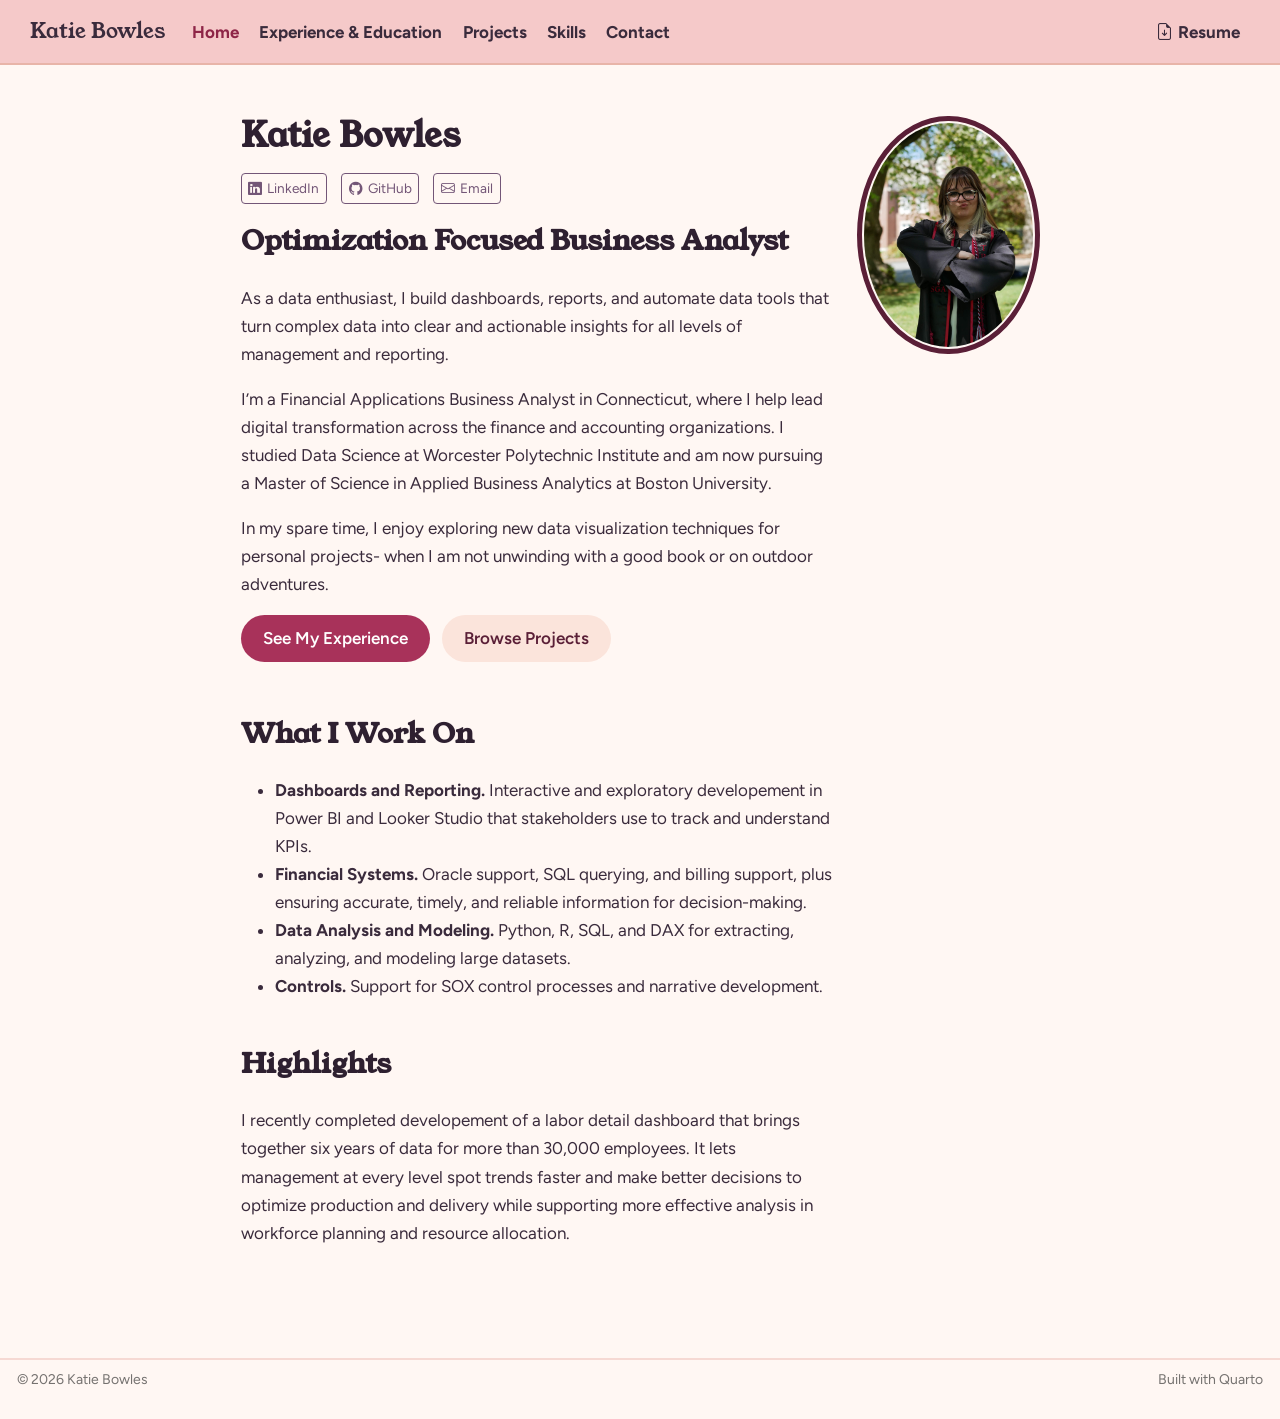
<file: index.html>
<!DOCTYPE html>
<html xmlns="http://www.w3.org/1999/xhtml" lang="en" xml:lang="en"><head>

<meta charset="utf-8">
<meta name="generator" content="quarto-1.10.19">

<meta name="viewport" content="width=device-width, initial-scale=1.0, user-scalable=yes">


<title>Katie Bowles</title>
<style>
/* Default styles provided by pandoc.
** See https://pandoc.org/MANUAL.html#variables-for-html for config info.
*/
span.smallcaps{font-variant: small-caps;}
div.columns{display: flex; gap: 1.5em;}
div.column{flex: auto;}
@media screen {
div.columns{gap: min(4vw, 1.5em);}
div.column{overflow-x: auto;}
}
div.hanging-indent{margin-left: 1.5em; text-indent: -1.5em;}
ul.task-list{list-style: none;}
ul.task-list li input[type="checkbox"] {
  width: 0.8em;
  margin: 0 0.8em 0.2em -1em; /* quarto-specific, see https://github.com/quarto-dev/quarto-cli/issues/4556 */ 
  vertical-align: middle;
}
</style>


<script src="site_libs/quarto-nav/quarto-nav.js"></script>
<script src="site_libs/quarto-nav/headroom.min.js"></script>
<script src="site_libs/clipboard/clipboard.min.js"></script>
<script src="site_libs/quarto-search/autocomplete.umd.js"></script>
<script src="site_libs/quarto-search/fuse.min.js"></script>
<script src="site_libs/quarto-search/quarto-search.js"></script>
<meta name="quarto:offset" content="./">
<link href="./images/favicon.svg" rel="icon" type="image/svg+xml">
<script src="site_libs/quarto-html/quarto.js" type="module"></script>
<script src="site_libs/quarto-html/tabsets/tabsets.js" type="module"></script>
<script src="site_libs/quarto-html/popper.min.js"></script>
<script src="site_libs/quarto-html/tippy.umd.min.js"></script>
<link href="site_libs/quarto-html/tippy.css" rel="stylesheet">
<link href="site_libs/quarto-html/quarto-syntax-highlighting-bf27225e3a48a9273f3daa8f8e829971.css" rel="stylesheet" id="quarto-text-highlighting-styles">
<script src="site_libs/bootstrap/bootstrap.min.js"></script>
<link href="site_libs/bootstrap/bootstrap-icons.css" rel="stylesheet">
<link href="site_libs/bootstrap/bootstrap-8752fcba39781d4973de8a0189c66a85.min.css" rel="stylesheet" append-hash="true" id="quarto-bootstrap" data-mode="light">
<script id="quarto-search-options" type="application/json">{
  "location": "navbar",
  "copy-button": false,
  "collapse-after": 3,
  "panel-placement": "end",
  "type": "overlay",
  "limit": 50,
  "keyboard-shortcut": [
    "f",
    "/",
    "s"
  ],
  "show-item-context": false,
  "language": {
    "search-no-results-text": "No results",
    "search-matching-documents-text": "matching documents",
    "search-copy-link-title": "Copy link to search",
    "search-hide-matches-text": "Hide additional matches",
    "search-more-match-text": "more match in this document",
    "search-more-matches-text": "more matches in this document",
    "search-clear-button-title": "Clear",
    "search-text-placeholder": "",
    "search-detached-cancel-button-title": "Cancel",
    "search-submit-button-title": "Submit",
    "search-label": "Search"
  }
}</script>
<style>html{ scroll-behavior: smooth; }</style>


<meta property="og:title" content="Katie Bowles">
<meta property="og:description" content="Portfolio of Katie Bowles: financial applications business analyst, data scientist, and Applied Business Analytics graduate student.">
<meta property="og:image" content="https://YOUR-GITHUB-USERNAME.github.io/YOUR-REPO/portfolio_pic.jpg">
<meta property="og:site_name" content="Katie Bowles">
<meta name="twitter:title" content="Katie Bowles">
<meta name="twitter:description" content="Portfolio of Katie Bowles: financial applications business analyst, data scientist, and Applied Business Analytics graduate student.">
<meta name="twitter:image" content="https://YOUR-GITHUB-USERNAME.github.io/YOUR-REPO/portfolio_pic.jpg">
<meta name="twitter:card" content="summary_large_image">
</head>

<body class="nav-fixed fullcontent quarto-light">

<div id="quarto-search-results"></div>
  <header id="quarto-header" class="headroom fixed-top">
    <nav class="navbar navbar-expand-lg " data-bs-theme="dark">
      <div class="navbar-container container-fluid">
      <div class="navbar-brand-container mx-auto">
    <a class="navbar-brand" href="./index.html">
    <span class="navbar-title">Katie Bowles</span>
    </a>
  </div>
          <button class="navbar-toggler" type="button" data-bs-toggle="collapse" data-bs-target="#navbarCollapse" aria-controls="navbarCollapse" role="menu" aria-expanded="false" aria-label="Toggle navigation" onclick="if (window.quartoToggleHeadroom) { window.quartoToggleHeadroom(); }">
  <span class="navbar-toggler-icon"></span>
</button>
          <div class="collapse navbar-collapse" id="navbarCollapse">
            <ul class="navbar-nav navbar-nav-scroll me-auto">
  <li class="nav-item">
    <a class="nav-link active" href="./index.html" aria-current="page"> 
<span class="menu-text">Home</span></a>
  </li>  
  <li class="nav-item">
    <a class="nav-link" href="./experience.html"> 
<span class="menu-text">Experience &amp; Education</span></a>
  </li>  
  <li class="nav-item">
    <a class="nav-link" href="./projects/index.html"> 
<span class="menu-text">Projects</span></a>
  </li>  
  <li class="nav-item">
    <a class="nav-link" href="./skills.html"> 
<span class="menu-text">Skills</span></a>
  </li>  
  <li class="nav-item">
    <a class="nav-link" href="./contact.html"> 
<span class="menu-text">Contact</span></a>
  </li>  
</ul>
            <ul class="navbar-nav navbar-nav-scroll ms-auto">
  <li class="nav-item">
    <a class="nav-link" href="./assets/Katie_Bowles_Resume.pdf"> <i class="bi bi-file-earmark-arrow-down" role="img">
</i> 
<span class="menu-text">Resume</span></a>
  </li>  
</ul>
          </div> <!-- /navcollapse -->
            <div class="quarto-navbar-tools">
</div>
      </div> <!-- /container-fluid -->
    </nav>
</header>
<!-- content -->
<div id="quarto-content" class="quarto-container page-columns page-rows-contents page-layout-article page-navbar">
<!-- sidebar -->
<!-- margin-sidebar -->
    
<!-- main -->
<div class="quarto-about-solana column-body">
  <div class="about-entity">
    <div class="entity-contents">
      <header id="title-block-header" class="quarto-title-block default">
<div class="quarto-title">
<h1 class="title">Katie Bowles</h1>
</div>
<div class="quarto-title-meta">
  </div>
</header> <div class="about-links">
  <a href="https://www.linkedin.com/in/YOUR-HANDLE" class="about-link" rel="" target="">
    <i class="bi bi-linkedin"></i>
     <span class="about-link-text">LinkedIn</span>
  </a>
  <a href="https://github.com/YOUR-USERNAME" class="about-link" rel="" target="">
    <i class="bi bi-github"></i>
     <span class="about-link-text">GitHub</span>
  </a>
  <a href="mailto:kmbowles0@outlook.com" class="about-link" rel="" target="">
    <i class="bi bi-envelope"></i>
     <span class="about-link-text">Email</span>
  </a>
</div>
      <div class="about-contents"><main class="content" id="quarto-document-content">
<section id="optimization-focused-business-analyst" class="level2">
<h2 data-anchor-id="optimization-focused-business-analyst">Optimization Focused Business Analyst</h2>
<p>As a data enthusiast, I build dashboards, reports, and automate data tools that turn complex data into clear and actionable insights for all levels of management and reporting.</p>
<p>I’m a Financial Applications Business Analyst in Connecticut, where I help lead digital transformation across the finance and accounting organizations. I studied Data Science at Worcester Polytechnic Institute and am now pursuing a Master of Science in Applied Business Analytics at Boston University.</p>
<p>In my spare time, I enjoy exploring new data visualization techniques for personal projects- when I am not unwinding with a good book or on outdoor adventures.</p>
<p><a href="./experience.html" class="btn-rose">See My Experience</a> <a href="./projects/index.html" class="btn-soft">Browse Projects</a></p>
</section>
<section id="what-i-work-on" class="level2">
<h2 data-anchor-id="what-i-work-on">What I Work On</h2>
<ul>
<li><strong>Dashboards and Reporting.</strong> Interactive and exploratory developement in Power BI and Looker Studio that stakeholders use to track and understand KPIs.</li>
<li><strong>Financial Systems.</strong> Oracle support, SQL querying, and billing support, plus ensuring accurate, timely, and reliable information for decision-making.</li>
<li><strong>Data Analysis and Modeling.</strong> Python, R, SQL, and DAX for extracting, analyzing, and modeling large datasets.</li>
<li><strong>Controls.</strong> Support for SOX control processes and narrative development.</li>
</ul>
</section>
<section id="highlights" class="level2">
<h2 data-anchor-id="highlights">Highlights</h2>
<p>I recently completed developement of a labor detail dashboard that brings together six years of data for more than 30,000 employees. It lets management at every level spot trends faster and make better decisions to optimize production and delivery while supporting more effective analysis in workforce planning and resource allocation.</p>
<!-- TODO: add a 1-2 more sentences of personal notes. -->


</section>
</main></div>
    </div>
    <img src="portfolio_pic.jpg" class="about-image
  round " style="height: 14em; width: 14em;">
  </div>
</div>
 <!-- /main -->
<script id="quarto-html-after-body" type="application/javascript">
  window.document.addEventListener("DOMContentLoaded", function (event) {
    const isCodeAnnotation = (el) => {
      for (const clz of el.classList) {
        if (clz.startsWith('code-annotation-')) {                     
          return true;
        }
      }
      return false;
    }
    const onCopySuccess = function(e) {
      // button target
      const button = e.trigger;
      // don't keep focus
      button.blur();
      // flash "checked"
      button.classList.add('code-copy-button-checked');
      var currentTitle = button.getAttribute("title");
      button.setAttribute("title", "Copied!");
      let tooltip;
      if (window.bootstrap) {
        button.setAttribute("data-bs-toggle", "tooltip");
        button.setAttribute("data-bs-placement", "left");
        button.setAttribute("data-bs-title", "Copied!");
        tooltip = new bootstrap.Tooltip(button, 
          { trigger: "manual", 
            customClass: "code-copy-button-tooltip",
            offset: [0, -8]});
        tooltip.show();    
      }
      setTimeout(function() {
        if (tooltip) {
          tooltip.hide();
          button.removeAttribute("data-bs-title");
          button.removeAttribute("data-bs-toggle");
          button.removeAttribute("data-bs-placement");
        }
        button.setAttribute("title", currentTitle);
        button.classList.remove('code-copy-button-checked');
      }, 1000);
      // clear code selection
      e.clearSelection();
    }
    const getTextToCopy = function(trigger) {
      const outerScaffold = trigger.parentElement.cloneNode(true);
      const codeEl = outerScaffold.querySelector('code');
      for (const childEl of codeEl.children) {
        if (isCodeAnnotation(childEl)) {
          childEl.remove();
        }
      }
      return codeEl.innerText;
    }
    const clipboard = new window.ClipboardJS('.code-copy-button:not([data-in-quarto-modal])', {
      text: getTextToCopy
    });
    clipboard.on('success', onCopySuccess);
    if (window.document.getElementById('quarto-embedded-source-code-modal')) {
      const clipboardModal = new window.ClipboardJS('.code-copy-button[data-in-quarto-modal]', {
        text: getTextToCopy,
        container: window.document.getElementById('quarto-embedded-source-code-modal')
      });
      clipboardModal.on('success', onCopySuccess);
    }
      var localhostRegex = new RegExp(/^(?:http|https):\/\/localhost\:?[0-9]*\//);
      var mailtoRegex = new RegExp(/^mailto:/);
        var filterRegex = new RegExp("https:\/\/YOUR-GITHUB-USERNAME\.github\.io\/YOUR-REPO");
      var isInternal = (href) => {
          return filterRegex.test(href) || localhostRegex.test(href) || mailtoRegex.test(href);
      }
      // Inspect non-navigation links and adorn them if external
     var links = window.document.querySelectorAll('a[href]:not(.nav-link):not(.navbar-brand):not(.toc-action):not(.sidebar-link):not(.sidebar-item-toggle):not(.pagination-link):not(.no-external):not([aria-hidden]):not(.dropdown-item):not(.quarto-navigation-tool):not(.about-link)');
      for (var i=0; i<links.length; i++) {
        const link = links[i];
        if (!isInternal(link.href)) {
          // undo the damage that might have been done by quarto-nav.js in the case of
          // links that we want to consider external
          if (link.dataset.originalHref !== undefined) {
            link.href = link.dataset.originalHref;
          }
            // target, if specified
            link.setAttribute("target", "_blank");
            if (link.getAttribute("rel") === null) {
              link.setAttribute("rel", "noopener");
            }
        }
      }
    function tippyHover(el, contentFn, onTriggerFn, onUntriggerFn) {
      const config = {
        allowHTML: true,
        maxWidth: 500,
        delay: 100,
        arrow: false,
        appendTo: function(el) {
            return el.parentElement;
        },
        interactive: true,
        interactiveBorder: 10,
        theme: 'quarto',
        placement: 'bottom-start',
      };
      if (contentFn) {
        config.content = contentFn;
      }
      if (onTriggerFn) {
        config.onTrigger = onTriggerFn;
      }
      if (onUntriggerFn) {
        config.onUntrigger = onUntriggerFn;
      }
      window.tippy(el, config); 
    }
    const noterefs = window.document.querySelectorAll('a[role="doc-noteref"]');
    for (var i=0; i<noterefs.length; i++) {
      const ref = noterefs[i];
      tippyHover(ref, function() {
        // use id or data attribute instead here
        let href = ref.getAttribute('data-footnote-href') || ref.getAttribute('href');
        try { href = new URL(href).hash; } catch {}
        const id = href.replace(/^#\/?/, "");
        const note = window.document.getElementById(id);
        if (note) {
          return note.innerHTML;
        } else {
          return "";
        }
      });
    }
    const xrefs = window.document.querySelectorAll('a.quarto-xref');
    const processXRef = (id, note) => {
      // Strip column container classes
      const stripColumnClz = (el) => {
        el.classList.remove("page-full", "page-columns");
        if (el.children) {
          for (const child of el.children) {
            stripColumnClz(child);
          }
        }
      }
      stripColumnClz(note)
      if (id === null || id.startsWith('sec-')) {
        // Special case sections, only their first couple elements
        const container = document.createElement("div");
        if (note.children && note.children.length > 2) {
          container.appendChild(note.children[0].cloneNode(true));
          for (let i = 1; i < note.children.length; i++) {
            const child = note.children[i];
            if (child.tagName === "P" && child.innerText === "") {
              continue;
            } else {
              container.appendChild(child.cloneNode(true));
              break;
            }
          }
          if (window.Quarto?.typesetMath) {
            window.Quarto.typesetMath(container);
          }
          return container.innerHTML
        } else {
          if (window.Quarto?.typesetMath) {
            window.Quarto.typesetMath(note);
          }
          return note.innerHTML;
        }
      } else {
        // Remove any anchor links if they are present
        const anchorLink = note.querySelector('a.anchorjs-link');
        if (anchorLink) {
          anchorLink.remove();
        }
        if (window.Quarto?.typesetMath) {
          window.Quarto.typesetMath(note);
        }
        if (note.classList.contains("callout")) {
          return note.outerHTML;
        } else {
          return note.innerHTML;
        }
      }
    }
    for (var i=0; i<xrefs.length; i++) {
      const xref = xrefs[i];
      tippyHover(xref, undefined, function(instance) {
        instance.disable();
        let url = xref.getAttribute('href');
        let hash = undefined; 
        if (url.startsWith('#')) {
          hash = url;
        } else {
          try { hash = new URL(url).hash; } catch {}
        }
        if (hash) {
          const id = hash.replace(/^#\/?/, "");
          const note = window.document.getElementById(id);
          if (note !== null) {
            try {
              const html = processXRef(id, note.cloneNode(true));
              instance.setContent(html);
            } finally {
              instance.enable();
              instance.show();
            }
          } else {
            // See if we can fetch this
            fetch(url.split('#')[0])
            .then(res => res.text())
            .then(html => {
              const parser = new DOMParser();
              const htmlDoc = parser.parseFromString(html, "text/html");
              const note = htmlDoc.getElementById(id);
              if (note !== null) {
                const html = processXRef(id, note);
                instance.setContent(html);
              } 
            }).finally(() => {
              instance.enable();
              instance.show();
            });
          }
        } else {
          // See if we can fetch a full url (with no hash to target)
          // This is a special case and we should probably do some content thinning / targeting
          fetch(url)
          .then(res => res.text())
          .then(html => {
            const parser = new DOMParser();
            const htmlDoc = parser.parseFromString(html, "text/html");
            const note = htmlDoc.querySelector('main.content');
            if (note !== null) {
              // This should only happen for chapter cross references
              // (since there is no id in the URL)
              // remove the first header
              if (note.children.length > 0 && note.children[0].tagName === "HEADER") {
                note.children[0].remove();
              }
              const html = processXRef(null, note);
              instance.setContent(html);
            } 
          }).finally(() => {
            instance.enable();
            instance.show();
          });
        }
      }, function(instance) {
      });
    }
        let selectedAnnoteEl;
        const selectorForAnnotation = ( cell, annotation) => {
          let cellAttr = 'data-code-cell="' + cell + '"';
          let lineAttr = 'data-code-annotation="' +  annotation + '"';
          const selector = 'span[' + cellAttr + '][' + lineAttr + ']';
          return selector;
        }
        const selectCodeLines = (annoteEl) => {
          const doc = window.document;
          const targetCell = annoteEl.getAttribute("data-target-cell");
          const targetAnnotation = annoteEl.getAttribute("data-target-annotation");
          const annoteSpan = window.document.querySelector(selectorForAnnotation(targetCell, targetAnnotation));
          const lines = annoteSpan.getAttribute("data-code-lines").split(",");
          const lineIds = lines.map((line) => {
            return targetCell + "-" + line;
          })
          let top = null;
          let height = null;
          let parent = null;
          if (lineIds.length > 0) {
              //compute the position of the single el (top and bottom and make a div)
              const el = window.document.getElementById(lineIds[0]);
              top = el.offsetTop;
              height = el.offsetHeight;
              parent = el.parentElement.parentElement;
            if (lineIds.length > 1) {
              const lastEl = window.document.getElementById(lineIds[lineIds.length - 1]);
              const bottom = lastEl.offsetTop + lastEl.offsetHeight;
              height = bottom - top;
            }
            if (top !== null && height !== null && parent !== null) {
              // cook up a div (if necessary) and position it 
              let div = window.document.getElementById("code-annotation-line-highlight");
              if (div === null) {
                div = window.document.createElement("div");
                div.setAttribute("id", "code-annotation-line-highlight");
                div.style.position = 'absolute';
                parent.appendChild(div);
              }
              div.style.top = top - 2 + "px";
              div.style.height = height + 4 + "px";
              div.style.left = 0;
              let gutterDiv = window.document.getElementById("code-annotation-line-highlight-gutter");
              if (gutterDiv === null) {
                gutterDiv = window.document.createElement("div");
                gutterDiv.setAttribute("id", "code-annotation-line-highlight-gutter");
                gutterDiv.style.position = 'absolute';
                const codeCell = window.document.getElementById(targetCell);
                const gutter = codeCell.querySelector('.code-annotation-gutter');
                gutter.appendChild(gutterDiv);
              }
              gutterDiv.style.top = top - 2 + "px";
              gutterDiv.style.height = height + 4 + "px";
            }
            selectedAnnoteEl = annoteEl;
          }
        };
        const unselectCodeLines = () => {
          const elementsIds = ["code-annotation-line-highlight", "code-annotation-line-highlight-gutter"];
          elementsIds.forEach((elId) => {
            const div = window.document.getElementById(elId);
            if (div) {
              div.remove();
            }
          });
          selectedAnnoteEl = undefined;
        };
          // Handle positioning of the toggle
      window.addEventListener(
        "resize",
        throttle(() => {
          elRect = undefined;
          if (selectedAnnoteEl) {
            selectCodeLines(selectedAnnoteEl);
          }
        }, 10)
      );
      function throttle(fn, ms) {
      let throttle = false;
      let timer;
        return (...args) => {
          if(!throttle) { // first call gets through
              fn.apply(this, args);
              throttle = true;
          } else { // all the others get throttled
              if(timer) clearTimeout(timer); // cancel #2
              timer = setTimeout(() => {
                fn.apply(this, args);
                timer = throttle = false;
              }, ms);
          }
        };
      }
        // Attach click handler to the DT
        const annoteDls = window.document.querySelectorAll('dt[data-target-cell]');
        for (const annoteDlNode of annoteDls) {
          annoteDlNode.addEventListener('click', (event) => {
            const clickedEl = event.target;
            if (clickedEl !== selectedAnnoteEl) {
              unselectCodeLines();
              const activeEl = window.document.querySelector('dt[data-target-cell].code-annotation-active');
              if (activeEl) {
                activeEl.classList.remove('code-annotation-active');
              }
              selectCodeLines(clickedEl);
              clickedEl.classList.add('code-annotation-active');
            } else {
              // Unselect the line
              unselectCodeLines();
              clickedEl.classList.remove('code-annotation-active');
            }
          });
        }
    const findCites = (el) => {
      const parentEl = el.parentElement;
      if (parentEl) {
        const cites = parentEl.dataset.cites;
        if (cites) {
          return {
            el,
            cites: cites.split(' ')
          };
        } else {
          return findCites(el.parentElement)
        }
      } else {
        return undefined;
      }
    };
    var bibliorefs = window.document.querySelectorAll('a[role="doc-biblioref"]');
    for (var i=0; i<bibliorefs.length; i++) {
      const ref = bibliorefs[i];
      const citeInfo = findCites(ref);
      if (citeInfo) {
        tippyHover(citeInfo.el, function() {
          var popup = window.document.createElement('div');
          citeInfo.cites.forEach(function(cite) {
            var citeDiv = window.document.createElement('div');
            citeDiv.classList.add('hanging-indent');
            citeDiv.classList.add('csl-entry');
            var biblioDiv = window.document.getElementById('ref-' + cite);
            if (biblioDiv) {
              citeDiv.innerHTML = biblioDiv.innerHTML;
            }
            popup.appendChild(citeDiv);
          });
          return popup.innerHTML;
        });
      }
    }
  });
  </script>
</div> <!-- /content -->
<footer class="footer">
  <div class="nav-footer">
    <div class="nav-footer-left">
<p>© 2026 Katie Bowles</p>
</div>   
    <div class="nav-footer-center">
      &nbsp;
    </div>
    <div class="nav-footer-right">
<p>Built with Quarto</p>
</div>
  </div>
</footer>




<script src="site_libs/quarto-html/zenscroll-min.js"></script>
</body></html>
</file>
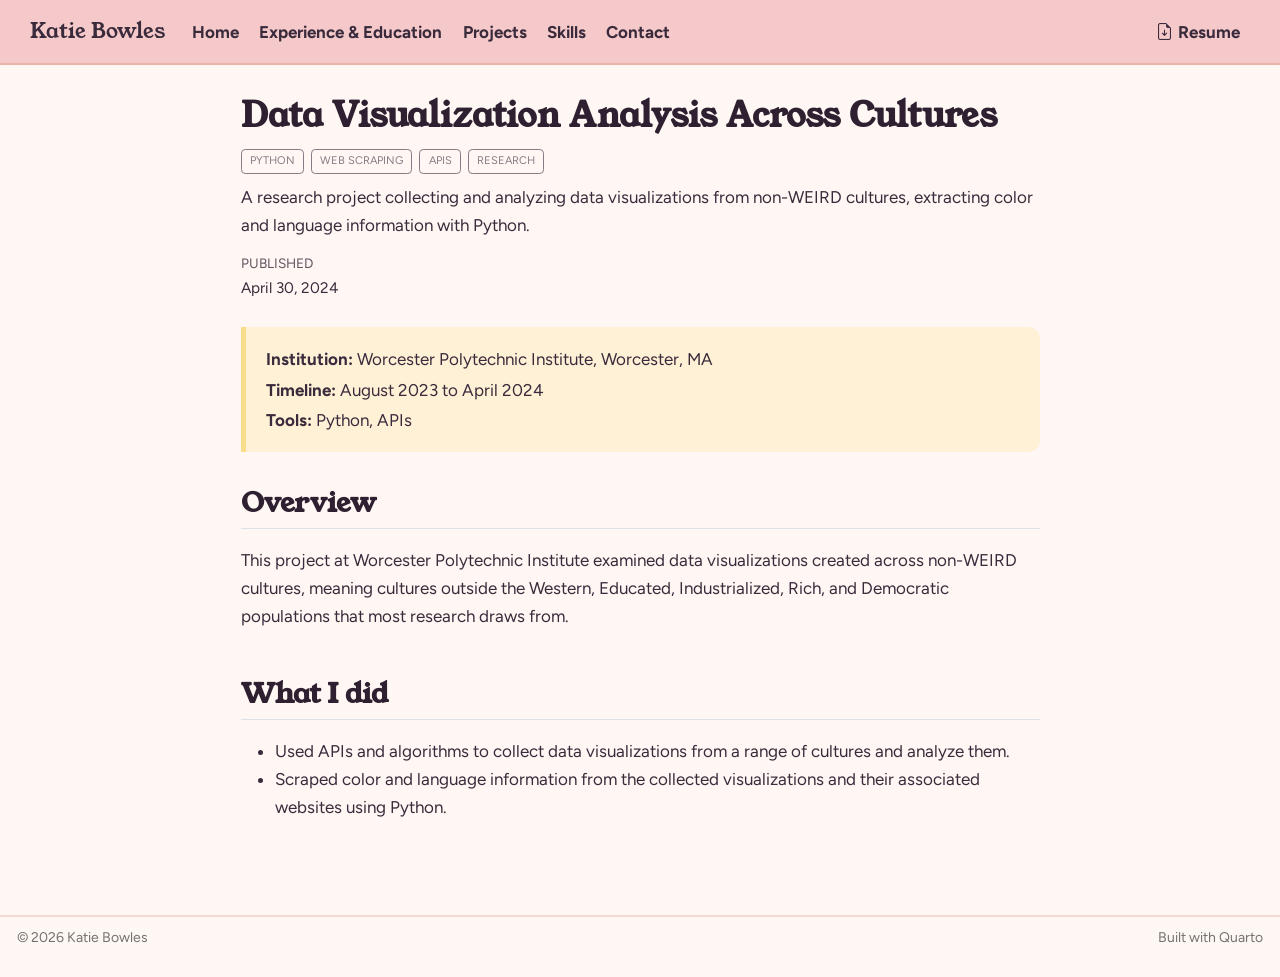
<file: projects/wpi-dataviz-cultures/index.html>
<!DOCTYPE html>
<html xmlns="http://www.w3.org/1999/xhtml" lang="en" xml:lang="en"><head>

<meta charset="utf-8">
<meta name="generator" content="quarto-1.10.19">

<meta name="viewport" content="width=device-width, initial-scale=1.0, user-scalable=yes">

<meta name="dcterms.date" content="2024-04-30">
<meta name="description" content="A research project collecting and analyzing data visualizations from non-WEIRD cultures, extracting color and language information with Python.">

<title>Data Visualization Analysis Across Cultures – Katie Bowles</title>
<style>
/* Default styles provided by pandoc.
** See https://pandoc.org/MANUAL.html#variables-for-html for config info.
*/
span.smallcaps{font-variant: small-caps;}
div.columns{display: flex; gap: 1.5em;}
div.column{flex: auto;}
@media screen {
div.columns{gap: min(4vw, 1.5em);}
div.column{overflow-x: auto;}
}
div.hanging-indent{margin-left: 1.5em; text-indent: -1.5em;}
ul.task-list{list-style: none;}
ul.task-list li input[type="checkbox"] {
  width: 0.8em;
  margin: 0 0.8em 0.2em -1em; /* quarto-specific, see https://github.com/quarto-dev/quarto-cli/issues/4556 */ 
  vertical-align: middle;
}
</style>


<script src="../../site_libs/quarto-nav/quarto-nav.js"></script>
<script src="../../site_libs/quarto-nav/headroom.min.js"></script>
<script src="../../site_libs/clipboard/clipboard.min.js"></script>
<script src="../../site_libs/quarto-search/autocomplete.umd.js"></script>
<script src="../../site_libs/quarto-search/fuse.min.js"></script>
<script src="../../site_libs/quarto-search/quarto-search.js"></script>
<meta name="quarto:offset" content="../../">
<link href="../../images/favicon.svg" rel="icon" type="image/svg+xml">
<script src="../../site_libs/quarto-html/quarto.js" type="module"></script>
<script src="../../site_libs/quarto-html/tabsets/tabsets.js" type="module"></script>
<script src="../../site_libs/quarto-html/popper.min.js"></script>
<script src="../../site_libs/quarto-html/tippy.umd.min.js"></script>
<script src="../../site_libs/quarto-html/anchor.min.js"></script>
<link href="../../site_libs/quarto-html/tippy.css" rel="stylesheet">
<link href="../../site_libs/quarto-html/quarto-syntax-highlighting-bf27225e3a48a9273f3daa8f8e829971.css" rel="stylesheet" id="quarto-text-highlighting-styles">
<script src="../../site_libs/bootstrap/bootstrap.min.js"></script>
<link href="../../site_libs/bootstrap/bootstrap-icons.css" rel="stylesheet">
<link href="../../site_libs/bootstrap/bootstrap-8752fcba39781d4973de8a0189c66a85.min.css" rel="stylesheet" append-hash="true" id="quarto-bootstrap" data-mode="light">
<script id="quarto-search-options" type="application/json">{
  "location": "navbar",
  "copy-button": false,
  "collapse-after": 3,
  "panel-placement": "end",
  "type": "overlay",
  "limit": 50,
  "keyboard-shortcut": [
    "f",
    "/",
    "s"
  ],
  "show-item-context": false,
  "language": {
    "search-no-results-text": "No results",
    "search-matching-documents-text": "matching documents",
    "search-copy-link-title": "Copy link to search",
    "search-hide-matches-text": "Hide additional matches",
    "search-more-match-text": "more match in this document",
    "search-more-matches-text": "more matches in this document",
    "search-clear-button-title": "Clear",
    "search-text-placeholder": "",
    "search-detached-cancel-button-title": "Cancel",
    "search-submit-button-title": "Submit",
    "search-label": "Search"
  }
}</script>
<style>html{ scroll-behavior: smooth; }</style>


<meta property="og:title" content="Data Visualization Analysis Across Cultures – Katie Bowles">
<meta property="og:description" content="A research project collecting and analyzing data visualizations from non-WEIRD cultures, extracting color and language information with Python.">
<meta property="og:image" content="https://YOUR-GITHUB-USERNAME.github.io/YOUR-REPO/projects/wpi-dataviz-cultures/thumbnail.svg">
<meta property="og:site_name" content="Katie Bowles">
<meta name="twitter:title" content="Data Visualization Analysis Across Cultures – Katie Bowles">
<meta name="twitter:description" content="A research project collecting and analyzing data visualizations from non-WEIRD cultures, extracting color and language information with Python.">
<meta name="twitter:image" content="https://YOUR-GITHUB-USERNAME.github.io/YOUR-REPO/projects/wpi-dataviz-cultures/thumbnail.svg">
<meta name="twitter:card" content="summary_large_image">
</head>

<body class="nav-fixed fullcontent quarto-light">

<div id="quarto-search-results"></div>
  <header id="quarto-header" class="headroom fixed-top">
    <nav class="navbar navbar-expand-lg " data-bs-theme="dark">
      <div class="navbar-container container-fluid">
      <div class="navbar-brand-container mx-auto">
    <a class="navbar-brand" href="../../index.html">
    <span class="navbar-title">Katie Bowles</span>
    </a>
  </div>
          <button class="navbar-toggler" type="button" data-bs-toggle="collapse" data-bs-target="#navbarCollapse" aria-controls="navbarCollapse" role="menu" aria-expanded="false" aria-label="Toggle navigation" onclick="if (window.quartoToggleHeadroom) { window.quartoToggleHeadroom(); }">
  <span class="navbar-toggler-icon"></span>
</button>
          <div class="collapse navbar-collapse" id="navbarCollapse">
            <ul class="navbar-nav navbar-nav-scroll me-auto">
  <li class="nav-item">
    <a class="nav-link" href="../../index.html"> 
<span class="menu-text">Home</span></a>
  </li>  
  <li class="nav-item">
    <a class="nav-link" href="../../experience.html"> 
<span class="menu-text">Experience &amp; Education</span></a>
  </li>  
  <li class="nav-item">
    <a class="nav-link" href="../../projects/index.html"> 
<span class="menu-text">Projects</span></a>
  </li>  
  <li class="nav-item">
    <a class="nav-link" href="../../skills.html"> 
<span class="menu-text">Skills</span></a>
  </li>  
  <li class="nav-item">
    <a class="nav-link" href="../../contact.html"> 
<span class="menu-text">Contact</span></a>
  </li>  
</ul>
            <ul class="navbar-nav navbar-nav-scroll ms-auto">
  <li class="nav-item">
    <a class="nav-link" href="../../assets/Katie_Bowles_Resume.pdf"> <i class="bi bi-file-earmark-arrow-down" role="img">
</i> 
<span class="menu-text">Resume</span></a>
  </li>  
</ul>
          </div> <!-- /navcollapse -->
            <div class="quarto-navbar-tools">
</div>
      </div> <!-- /container-fluid -->
    </nav>
</header>
<!-- content -->
<div id="quarto-content" class="quarto-container page-columns page-rows-contents page-layout-article page-navbar">
<!-- sidebar -->
<!-- margin-sidebar -->
    
<!-- main -->
<main class="content" id="quarto-document-content">

<header id="title-block-header" class="quarto-title-block default">
<div class="quarto-title">
<h1 class="title">Data Visualization Analysis Across Cultures</h1>
  <div class="quarto-categories">
    <div class="quarto-category">Python</div>
    <div class="quarto-category">Web scraping</div>
    <div class="quarto-category">APIs</div>
    <div class="quarto-category">Research</div>
  </div>
  </div>

<div>
  <div class="description">
    A research project collecting and analyzing data visualizations from non-WEIRD cultures, extracting color and language information with Python.
  </div>
</div>


<div class="quarto-title-meta">

    
    <div>
    <div class="quarto-title-meta-heading">Published</div>
    <div class="quarto-title-meta-contents">
      <p class="date">April 30, 2024</p>
    </div>
  </div>
  
    
  </div>
  


</header>


<div class="project-meta">
<p><strong>Institution:</strong> Worcester Polytechnic Institute, Worcester, MA</p>
<p><strong>Timeline:</strong> August 2023 to April 2024</p>
<p><strong>Tools:</strong> Python, APIs</p>
<!-- TODO: **Role:** e.g., team member / lead, advisor name, team size -->
</div>
<section id="overview" class="level2">
<h2 class="anchored" data-anchor-id="overview">Overview</h2>
<p>This project at Worcester Polytechnic Institute examined data visualizations created across non-WEIRD cultures, meaning cultures outside the Western, Educated, Industrialized, Rich, and Democratic populations that most research draws from.</p>
<!-- TODO: 2-3 sentences on WHY: the research question or motivation. -->
</section>
<section id="what-i-did" class="level2">
<h2 class="anchored" data-anchor-id="what-i-did">What I did</h2>
<ul>
<li>Used APIs and algorithms to collect data visualizations from a range of cultures and analyze them.</li>
<li>Scraped color and language information from the collected visualizations and their associated websites using Python.</li>
</ul>
<!-- TODO: add detail: how many visualizations/sources, which APIs, how color was extracted, how language was identified, how you cleaned the data. -->
<!-- TODO: ## Findings -- what patterns did you see? Add a chart or image: ![Alt text](my-figure.png) -->
<!-- TODO: ## What I learned -->
<!-- TODO: ## Links -- paper, poster, GitHub repo, slides. e.g. [View the code](https://github.com/...){.btn-soft} -->


</section>

</main> <!-- /main -->
<script id="quarto-html-after-body" type="application/javascript">
  window.document.addEventListener("DOMContentLoaded", function (event) {
    const icon = "";
    const anchorJS = new window.AnchorJS();
    anchorJS.options = {
      placement: 'right',
      icon: icon
    };
    anchorJS.add('.anchored');
    const isCodeAnnotation = (el) => {
      for (const clz of el.classList) {
        if (clz.startsWith('code-annotation-')) {                     
          return true;
        }
      }
      return false;
    }
    const onCopySuccess = function(e) {
      // button target
      const button = e.trigger;
      // don't keep focus
      button.blur();
      // flash "checked"
      button.classList.add('code-copy-button-checked');
      var currentTitle = button.getAttribute("title");
      button.setAttribute("title", "Copied!");
      let tooltip;
      if (window.bootstrap) {
        button.setAttribute("data-bs-toggle", "tooltip");
        button.setAttribute("data-bs-placement", "left");
        button.setAttribute("data-bs-title", "Copied!");
        tooltip = new bootstrap.Tooltip(button, 
          { trigger: "manual", 
            customClass: "code-copy-button-tooltip",
            offset: [0, -8]});
        tooltip.show();    
      }
      setTimeout(function() {
        if (tooltip) {
          tooltip.hide();
          button.removeAttribute("data-bs-title");
          button.removeAttribute("data-bs-toggle");
          button.removeAttribute("data-bs-placement");
        }
        button.setAttribute("title", currentTitle);
        button.classList.remove('code-copy-button-checked');
      }, 1000);
      // clear code selection
      e.clearSelection();
    }
    const getTextToCopy = function(trigger) {
      const outerScaffold = trigger.parentElement.cloneNode(true);
      const codeEl = outerScaffold.querySelector('code');
      for (const childEl of codeEl.children) {
        if (isCodeAnnotation(childEl)) {
          childEl.remove();
        }
      }
      return codeEl.innerText;
    }
    const clipboard = new window.ClipboardJS('.code-copy-button:not([data-in-quarto-modal])', {
      text: getTextToCopy
    });
    clipboard.on('success', onCopySuccess);
    if (window.document.getElementById('quarto-embedded-source-code-modal')) {
      const clipboardModal = new window.ClipboardJS('.code-copy-button[data-in-quarto-modal]', {
        text: getTextToCopy,
        container: window.document.getElementById('quarto-embedded-source-code-modal')
      });
      clipboardModal.on('success', onCopySuccess);
    }
      var localhostRegex = new RegExp(/^(?:http|https):\/\/localhost\:?[0-9]*\//);
      var mailtoRegex = new RegExp(/^mailto:/);
        var filterRegex = new RegExp("https:\/\/YOUR-GITHUB-USERNAME\.github\.io\/YOUR-REPO");
      var isInternal = (href) => {
          return filterRegex.test(href) || localhostRegex.test(href) || mailtoRegex.test(href);
      }
      // Inspect non-navigation links and adorn them if external
     var links = window.document.querySelectorAll('a[href]:not(.nav-link):not(.navbar-brand):not(.toc-action):not(.sidebar-link):not(.sidebar-item-toggle):not(.pagination-link):not(.no-external):not([aria-hidden]):not(.dropdown-item):not(.quarto-navigation-tool):not(.about-link)');
      for (var i=0; i<links.length; i++) {
        const link = links[i];
        if (!isInternal(link.href)) {
          // undo the damage that might have been done by quarto-nav.js in the case of
          // links that we want to consider external
          if (link.dataset.originalHref !== undefined) {
            link.href = link.dataset.originalHref;
          }
            // target, if specified
            link.setAttribute("target", "_blank");
            if (link.getAttribute("rel") === null) {
              link.setAttribute("rel", "noopener");
            }
        }
      }
    function tippyHover(el, contentFn, onTriggerFn, onUntriggerFn) {
      const config = {
        allowHTML: true,
        maxWidth: 500,
        delay: 100,
        arrow: false,
        appendTo: function(el) {
            return el.parentElement;
        },
        interactive: true,
        interactiveBorder: 10,
        theme: 'quarto',
        placement: 'bottom-start',
      };
      if (contentFn) {
        config.content = contentFn;
      }
      if (onTriggerFn) {
        config.onTrigger = onTriggerFn;
      }
      if (onUntriggerFn) {
        config.onUntrigger = onUntriggerFn;
      }
      window.tippy(el, config); 
    }
    const noterefs = window.document.querySelectorAll('a[role="doc-noteref"]');
    for (var i=0; i<noterefs.length; i++) {
      const ref = noterefs[i];
      tippyHover(ref, function() {
        // use id or data attribute instead here
        let href = ref.getAttribute('data-footnote-href') || ref.getAttribute('href');
        try { href = new URL(href).hash; } catch {}
        const id = href.replace(/^#\/?/, "");
        const note = window.document.getElementById(id);
        if (note) {
          return note.innerHTML;
        } else {
          return "";
        }
      });
    }
    const xrefs = window.document.querySelectorAll('a.quarto-xref');
    const processXRef = (id, note) => {
      // Strip column container classes
      const stripColumnClz = (el) => {
        el.classList.remove("page-full", "page-columns");
        if (el.children) {
          for (const child of el.children) {
            stripColumnClz(child);
          }
        }
      }
      stripColumnClz(note)
      if (id === null || id.startsWith('sec-')) {
        // Special case sections, only their first couple elements
        const container = document.createElement("div");
        if (note.children && note.children.length > 2) {
          container.appendChild(note.children[0].cloneNode(true));
          for (let i = 1; i < note.children.length; i++) {
            const child = note.children[i];
            if (child.tagName === "P" && child.innerText === "") {
              continue;
            } else {
              container.appendChild(child.cloneNode(true));
              break;
            }
          }
          if (window.Quarto?.typesetMath) {
            window.Quarto.typesetMath(container);
          }
          return container.innerHTML
        } else {
          if (window.Quarto?.typesetMath) {
            window.Quarto.typesetMath(note);
          }
          return note.innerHTML;
        }
      } else {
        // Remove any anchor links if they are present
        const anchorLink = note.querySelector('a.anchorjs-link');
        if (anchorLink) {
          anchorLink.remove();
        }
        if (window.Quarto?.typesetMath) {
          window.Quarto.typesetMath(note);
        }
        if (note.classList.contains("callout")) {
          return note.outerHTML;
        } else {
          return note.innerHTML;
        }
      }
    }
    for (var i=0; i<xrefs.length; i++) {
      const xref = xrefs[i];
      tippyHover(xref, undefined, function(instance) {
        instance.disable();
        let url = xref.getAttribute('href');
        let hash = undefined; 
        if (url.startsWith('#')) {
          hash = url;
        } else {
          try { hash = new URL(url).hash; } catch {}
        }
        if (hash) {
          const id = hash.replace(/^#\/?/, "");
          const note = window.document.getElementById(id);
          if (note !== null) {
            try {
              const html = processXRef(id, note.cloneNode(true));
              instance.setContent(html);
            } finally {
              instance.enable();
              instance.show();
            }
          } else {
            // See if we can fetch this
            fetch(url.split('#')[0])
            .then(res => res.text())
            .then(html => {
              const parser = new DOMParser();
              const htmlDoc = parser.parseFromString(html, "text/html");
              const note = htmlDoc.getElementById(id);
              if (note !== null) {
                const html = processXRef(id, note);
                instance.setContent(html);
              } 
            }).finally(() => {
              instance.enable();
              instance.show();
            });
          }
        } else {
          // See if we can fetch a full url (with no hash to target)
          // This is a special case and we should probably do some content thinning / targeting
          fetch(url)
          .then(res => res.text())
          .then(html => {
            const parser = new DOMParser();
            const htmlDoc = parser.parseFromString(html, "text/html");
            const note = htmlDoc.querySelector('main.content');
            if (note !== null) {
              // This should only happen for chapter cross references
              // (since there is no id in the URL)
              // remove the first header
              if (note.children.length > 0 && note.children[0].tagName === "HEADER") {
                note.children[0].remove();
              }
              const html = processXRef(null, note);
              instance.setContent(html);
            } 
          }).finally(() => {
            instance.enable();
            instance.show();
          });
        }
      }, function(instance) {
      });
    }
        let selectedAnnoteEl;
        const selectorForAnnotation = ( cell, annotation) => {
          let cellAttr = 'data-code-cell="' + cell + '"';
          let lineAttr = 'data-code-annotation="' +  annotation + '"';
          const selector = 'span[' + cellAttr + '][' + lineAttr + ']';
          return selector;
        }
        const selectCodeLines = (annoteEl) => {
          const doc = window.document;
          const targetCell = annoteEl.getAttribute("data-target-cell");
          const targetAnnotation = annoteEl.getAttribute("data-target-annotation");
          const annoteSpan = window.document.querySelector(selectorForAnnotation(targetCell, targetAnnotation));
          const lines = annoteSpan.getAttribute("data-code-lines").split(",");
          const lineIds = lines.map((line) => {
            return targetCell + "-" + line;
          })
          let top = null;
          let height = null;
          let parent = null;
          if (lineIds.length > 0) {
              //compute the position of the single el (top and bottom and make a div)
              const el = window.document.getElementById(lineIds[0]);
              top = el.offsetTop;
              height = el.offsetHeight;
              parent = el.parentElement.parentElement;
            if (lineIds.length > 1) {
              const lastEl = window.document.getElementById(lineIds[lineIds.length - 1]);
              const bottom = lastEl.offsetTop + lastEl.offsetHeight;
              height = bottom - top;
            }
            if (top !== null && height !== null && parent !== null) {
              // cook up a div (if necessary) and position it 
              let div = window.document.getElementById("code-annotation-line-highlight");
              if (div === null) {
                div = window.document.createElement("div");
                div.setAttribute("id", "code-annotation-line-highlight");
                div.style.position = 'absolute';
                parent.appendChild(div);
              }
              div.style.top = top - 2 + "px";
              div.style.height = height + 4 + "px";
              div.style.left = 0;
              let gutterDiv = window.document.getElementById("code-annotation-line-highlight-gutter");
              if (gutterDiv === null) {
                gutterDiv = window.document.createElement("div");
                gutterDiv.setAttribute("id", "code-annotation-line-highlight-gutter");
                gutterDiv.style.position = 'absolute';
                const codeCell = window.document.getElementById(targetCell);
                const gutter = codeCell.querySelector('.code-annotation-gutter');
                gutter.appendChild(gutterDiv);
              }
              gutterDiv.style.top = top - 2 + "px";
              gutterDiv.style.height = height + 4 + "px";
            }
            selectedAnnoteEl = annoteEl;
          }
        };
        const unselectCodeLines = () => {
          const elementsIds = ["code-annotation-line-highlight", "code-annotation-line-highlight-gutter"];
          elementsIds.forEach((elId) => {
            const div = window.document.getElementById(elId);
            if (div) {
              div.remove();
            }
          });
          selectedAnnoteEl = undefined;
        };
          // Handle positioning of the toggle
      window.addEventListener(
        "resize",
        throttle(() => {
          elRect = undefined;
          if (selectedAnnoteEl) {
            selectCodeLines(selectedAnnoteEl);
          }
        }, 10)
      );
      function throttle(fn, ms) {
      let throttle = false;
      let timer;
        return (...args) => {
          if(!throttle) { // first call gets through
              fn.apply(this, args);
              throttle = true;
          } else { // all the others get throttled
              if(timer) clearTimeout(timer); // cancel #2
              timer = setTimeout(() => {
                fn.apply(this, args);
                timer = throttle = false;
              }, ms);
          }
        };
      }
        // Attach click handler to the DT
        const annoteDls = window.document.querySelectorAll('dt[data-target-cell]');
        for (const annoteDlNode of annoteDls) {
          annoteDlNode.addEventListener('click', (event) => {
            const clickedEl = event.target;
            if (clickedEl !== selectedAnnoteEl) {
              unselectCodeLines();
              const activeEl = window.document.querySelector('dt[data-target-cell].code-annotation-active');
              if (activeEl) {
                activeEl.classList.remove('code-annotation-active');
              }
              selectCodeLines(clickedEl);
              clickedEl.classList.add('code-annotation-active');
            } else {
              // Unselect the line
              unselectCodeLines();
              clickedEl.classList.remove('code-annotation-active');
            }
          });
        }
    const findCites = (el) => {
      const parentEl = el.parentElement;
      if (parentEl) {
        const cites = parentEl.dataset.cites;
        if (cites) {
          return {
            el,
            cites: cites.split(' ')
          };
        } else {
          return findCites(el.parentElement)
        }
      } else {
        return undefined;
      }
    };
    var bibliorefs = window.document.querySelectorAll('a[role="doc-biblioref"]');
    for (var i=0; i<bibliorefs.length; i++) {
      const ref = bibliorefs[i];
      const citeInfo = findCites(ref);
      if (citeInfo) {
        tippyHover(citeInfo.el, function() {
          var popup = window.document.createElement('div');
          citeInfo.cites.forEach(function(cite) {
            var citeDiv = window.document.createElement('div');
            citeDiv.classList.add('hanging-indent');
            citeDiv.classList.add('csl-entry');
            var biblioDiv = window.document.getElementById('ref-' + cite);
            if (biblioDiv) {
              citeDiv.innerHTML = biblioDiv.innerHTML;
            }
            popup.appendChild(citeDiv);
          });
          return popup.innerHTML;
        });
      }
    }
  });
  </script>
</div> <!-- /content -->
<footer class="footer">
  <div class="nav-footer">
    <div class="nav-footer-left">
<p>© 2026 Katie Bowles</p>
</div>   
    <div class="nav-footer-center">
      &nbsp;
    </div>
    <div class="nav-footer-right">
<p>Built with Quarto</p>
</div>
  </div>
</footer>




<script src="../../site_libs/quarto-html/zenscroll-min.js"></script>
</body></html>
</file>
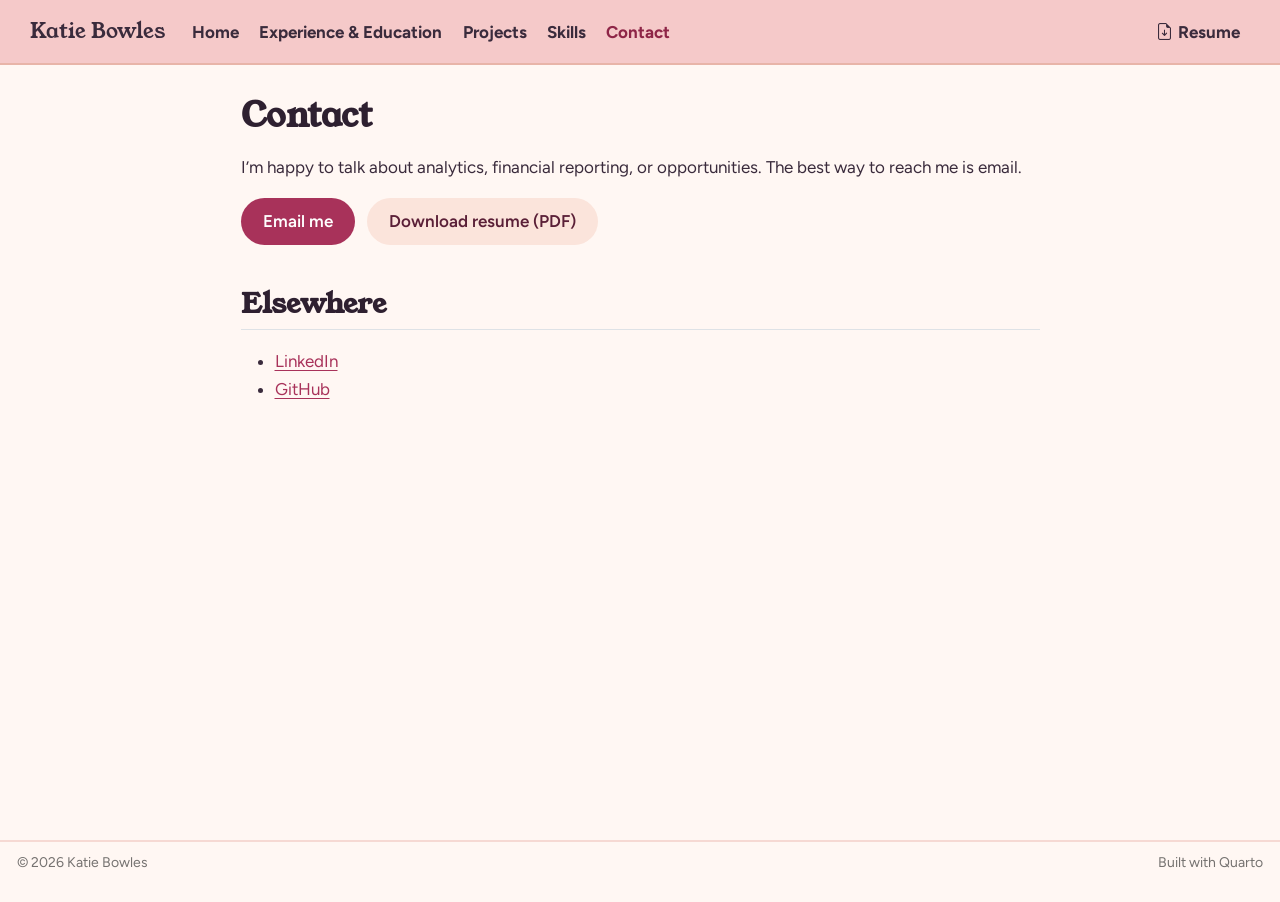
<file: contact.html>
<!DOCTYPE html>
<html xmlns="http://www.w3.org/1999/xhtml" lang="en" xml:lang="en"><head>

<meta charset="utf-8">
<meta name="generator" content="quarto-1.10.19">

<meta name="viewport" content="width=device-width, initial-scale=1.0, user-scalable=yes">


<title>Contact – Katie Bowles</title>
<style>
/* Default styles provided by pandoc.
** See https://pandoc.org/MANUAL.html#variables-for-html for config info.
*/
span.smallcaps{font-variant: small-caps;}
div.columns{display: flex; gap: 1.5em;}
div.column{flex: auto;}
@media screen {
div.columns{gap: min(4vw, 1.5em);}
div.column{overflow-x: auto;}
}
div.hanging-indent{margin-left: 1.5em; text-indent: -1.5em;}
ul.task-list{list-style: none;}
ul.task-list li input[type="checkbox"] {
  width: 0.8em;
  margin: 0 0.8em 0.2em -1em; /* quarto-specific, see https://github.com/quarto-dev/quarto-cli/issues/4556 */ 
  vertical-align: middle;
}
</style>


<script src="site_libs/quarto-nav/quarto-nav.js"></script>
<script src="site_libs/quarto-nav/headroom.min.js"></script>
<script src="site_libs/clipboard/clipboard.min.js"></script>
<script src="site_libs/quarto-search/autocomplete.umd.js"></script>
<script src="site_libs/quarto-search/fuse.min.js"></script>
<script src="site_libs/quarto-search/quarto-search.js"></script>
<meta name="quarto:offset" content="./">
<link href="./images/favicon.svg" rel="icon" type="image/svg+xml">
<script src="site_libs/quarto-html/quarto.js" type="module"></script>
<script src="site_libs/quarto-html/tabsets/tabsets.js" type="module"></script>
<script src="site_libs/quarto-html/popper.min.js"></script>
<script src="site_libs/quarto-html/tippy.umd.min.js"></script>
<script src="site_libs/quarto-html/anchor.min.js"></script>
<link href="site_libs/quarto-html/tippy.css" rel="stylesheet">
<link href="site_libs/quarto-html/quarto-syntax-highlighting-bf27225e3a48a9273f3daa8f8e829971.css" rel="stylesheet" id="quarto-text-highlighting-styles">
<script src="site_libs/bootstrap/bootstrap.min.js"></script>
<link href="site_libs/bootstrap/bootstrap-icons.css" rel="stylesheet">
<link href="site_libs/bootstrap/bootstrap-8752fcba39781d4973de8a0189c66a85.min.css" rel="stylesheet" append-hash="true" id="quarto-bootstrap" data-mode="light">
<script id="quarto-search-options" type="application/json">{
  "location": "navbar",
  "copy-button": false,
  "collapse-after": 3,
  "panel-placement": "end",
  "type": "overlay",
  "limit": 50,
  "keyboard-shortcut": [
    "f",
    "/",
    "s"
  ],
  "show-item-context": false,
  "language": {
    "search-no-results-text": "No results",
    "search-matching-documents-text": "matching documents",
    "search-copy-link-title": "Copy link to search",
    "search-hide-matches-text": "Hide additional matches",
    "search-more-match-text": "more match in this document",
    "search-more-matches-text": "more matches in this document",
    "search-clear-button-title": "Clear",
    "search-text-placeholder": "",
    "search-detached-cancel-button-title": "Cancel",
    "search-submit-button-title": "Submit",
    "search-label": "Search"
  }
}</script>
<style>html{ scroll-behavior: smooth; }</style>


<meta property="og:title" content="Contact – Katie Bowles">
<meta property="og:description" content="Portfolio of Katie Bowles: financial applications business analyst, data scientist, and Applied Business Analytics graduate student.">
<meta property="og:site_name" content="Katie Bowles">
<meta name="twitter:title" content="Contact – Katie Bowles">
<meta name="twitter:description" content="Portfolio of Katie Bowles: financial applications business analyst, data scientist, and Applied Business Analytics graduate student.">
<meta name="twitter:card" content="summary">
</head>

<body class="nav-fixed fullcontent quarto-light">

<div id="quarto-search-results"></div>
  <header id="quarto-header" class="headroom fixed-top">
    <nav class="navbar navbar-expand-lg " data-bs-theme="dark">
      <div class="navbar-container container-fluid">
      <div class="navbar-brand-container mx-auto">
    <a class="navbar-brand" href="./index.html">
    <span class="navbar-title">Katie Bowles</span>
    </a>
  </div>
          <button class="navbar-toggler" type="button" data-bs-toggle="collapse" data-bs-target="#navbarCollapse" aria-controls="navbarCollapse" role="menu" aria-expanded="false" aria-label="Toggle navigation" onclick="if (window.quartoToggleHeadroom) { window.quartoToggleHeadroom(); }">
  <span class="navbar-toggler-icon"></span>
</button>
          <div class="collapse navbar-collapse" id="navbarCollapse">
            <ul class="navbar-nav navbar-nav-scroll me-auto">
  <li class="nav-item">
    <a class="nav-link" href="./index.html"> 
<span class="menu-text">Home</span></a>
  </li>  
  <li class="nav-item">
    <a class="nav-link" href="./experience.html"> 
<span class="menu-text">Experience &amp; Education</span></a>
  </li>  
  <li class="nav-item">
    <a class="nav-link" href="./projects/index.html"> 
<span class="menu-text">Projects</span></a>
  </li>  
  <li class="nav-item">
    <a class="nav-link" href="./skills.html"> 
<span class="menu-text">Skills</span></a>
  </li>  
  <li class="nav-item">
    <a class="nav-link active" href="./contact.html" aria-current="page"> 
<span class="menu-text">Contact</span></a>
  </li>  
</ul>
            <ul class="navbar-nav navbar-nav-scroll ms-auto">
  <li class="nav-item">
    <a class="nav-link" href="./assets/Katie_Bowles_Resume.pdf"> <i class="bi bi-file-earmark-arrow-down" role="img">
</i> 
<span class="menu-text">Resume</span></a>
  </li>  
</ul>
          </div> <!-- /navcollapse -->
            <div class="quarto-navbar-tools">
</div>
      </div> <!-- /container-fluid -->
    </nav>
</header>
<!-- content -->
<div id="quarto-content" class="quarto-container page-columns page-rows-contents page-layout-article page-navbar">
<!-- sidebar -->
<!-- margin-sidebar -->
    
<!-- main -->
<main class="content" id="quarto-document-content">

<header id="title-block-header" class="quarto-title-block default">
<div class="quarto-title">
<h1 class="title">Contact</h1>
</div>



<div class="quarto-title-meta">

    
  
    
  </div>
  


</header>


<p>I’m happy to talk about analytics, financial reporting, or opportunities. The best way to reach me is email.</p>
<p><script type="text/javascript">
<!--
h='&#x6f;&#x75;&#116;&#108;&#x6f;&#x6f;&#x6b;&#46;&#x63;&#x6f;&#x6d;';a='&#64;';n='&#x6b;&#x6d;&#98;&#x6f;&#x77;&#108;&#x65;&#x73;&#48;';e=n+a+h;
document.write('<a h'+'ref'+'="ma'+'ilto'+':'+e+'" clas'+'s="em' + 'ail btn-rose">'+'&#x45;&#x6d;&#x61;&#x69;&#108;&#32;&#x6d;&#x65;'+'<\/'+'a'+'>');
// -->
</script><noscript>Email me (kmbowles0 at outlook dot com)</noscript> <a href="assets/Katie_Bowles_Resume.pdf" class="btn-soft" download="Katie_Bowles_Resume.pdf">Download resume (PDF)</a></p>
<section id="elsewhere" class="level2">
<h2 class="anchored" data-anchor-id="elsewhere">Elsewhere</h2>
<ul>
<li><a href="https://www.linkedin.com/in/katie-bowles00">LinkedIn</a> <!-- TODO --></li>
<li><a href="https://github.com/kmbowles00">GitHub</a> <!-- TODO --></li>
</ul>
<!-- revisit: revisit: adding a contact form with Formspree (https://formspree.io) or a Google Form embed. -->


</section>

</main> <!-- /main -->
<script id="quarto-html-after-body" type="application/javascript">
  window.document.addEventListener("DOMContentLoaded", function (event) {
    const icon = "";
    const anchorJS = new window.AnchorJS();
    anchorJS.options = {
      placement: 'right',
      icon: icon
    };
    anchorJS.add('.anchored');
    const isCodeAnnotation = (el) => {
      for (const clz of el.classList) {
        if (clz.startsWith('code-annotation-')) {                     
          return true;
        }
      }
      return false;
    }
    const onCopySuccess = function(e) {
      // button target
      const button = e.trigger;
      // don't keep focus
      button.blur();
      // flash "checked"
      button.classList.add('code-copy-button-checked');
      var currentTitle = button.getAttribute("title");
      button.setAttribute("title", "Copied!");
      let tooltip;
      if (window.bootstrap) {
        button.setAttribute("data-bs-toggle", "tooltip");
        button.setAttribute("data-bs-placement", "left");
        button.setAttribute("data-bs-title", "Copied!");
        tooltip = new bootstrap.Tooltip(button, 
          { trigger: "manual", 
            customClass: "code-copy-button-tooltip",
            offset: [0, -8]});
        tooltip.show();    
      }
      setTimeout(function() {
        if (tooltip) {
          tooltip.hide();
          button.removeAttribute("data-bs-title");
          button.removeAttribute("data-bs-toggle");
          button.removeAttribute("data-bs-placement");
        }
        button.setAttribute("title", currentTitle);
        button.classList.remove('code-copy-button-checked');
      }, 1000);
      // clear code selection
      e.clearSelection();
    }
    const getTextToCopy = function(trigger) {
      const outerScaffold = trigger.parentElement.cloneNode(true);
      const codeEl = outerScaffold.querySelector('code');
      for (const childEl of codeEl.children) {
        if (isCodeAnnotation(childEl)) {
          childEl.remove();
        }
      }
      return codeEl.innerText;
    }
    const clipboard = new window.ClipboardJS('.code-copy-button:not([data-in-quarto-modal])', {
      text: getTextToCopy
    });
    clipboard.on('success', onCopySuccess);
    if (window.document.getElementById('quarto-embedded-source-code-modal')) {
      const clipboardModal = new window.ClipboardJS('.code-copy-button[data-in-quarto-modal]', {
        text: getTextToCopy,
        container: window.document.getElementById('quarto-embedded-source-code-modal')
      });
      clipboardModal.on('success', onCopySuccess);
    }
      var localhostRegex = new RegExp(/^(?:http|https):\/\/localhost\:?[0-9]*\//);
      var mailtoRegex = new RegExp(/^mailto:/);
        var filterRegex = new RegExp("https:\/\/YOUR-GITHUB-USERNAME\.github\.io\/YOUR-REPO");
      var isInternal = (href) => {
          return filterRegex.test(href) || localhostRegex.test(href) || mailtoRegex.test(href);
      }
      // Inspect non-navigation links and adorn them if external
     var links = window.document.querySelectorAll('a[href]:not(.nav-link):not(.navbar-brand):not(.toc-action):not(.sidebar-link):not(.sidebar-item-toggle):not(.pagination-link):not(.no-external):not([aria-hidden]):not(.dropdown-item):not(.quarto-navigation-tool):not(.about-link)');
      for (var i=0; i<links.length; i++) {
        const link = links[i];
        if (!isInternal(link.href)) {
          // undo the damage that might have been done by quarto-nav.js in the case of
          // links that we want to consider external
          if (link.dataset.originalHref !== undefined) {
            link.href = link.dataset.originalHref;
          }
            // target, if specified
            link.setAttribute("target", "_blank");
            if (link.getAttribute("rel") === null) {
              link.setAttribute("rel", "noopener");
            }
        }
      }
    function tippyHover(el, contentFn, onTriggerFn, onUntriggerFn) {
      const config = {
        allowHTML: true,
        maxWidth: 500,
        delay: 100,
        arrow: false,
        appendTo: function(el) {
            return el.parentElement;
        },
        interactive: true,
        interactiveBorder: 10,
        theme: 'quarto',
        placement: 'bottom-start',
      };
      if (contentFn) {
        config.content = contentFn;
      }
      if (onTriggerFn) {
        config.onTrigger = onTriggerFn;
      }
      if (onUntriggerFn) {
        config.onUntrigger = onUntriggerFn;
      }
      window.tippy(el, config); 
    }
    const noterefs = window.document.querySelectorAll('a[role="doc-noteref"]');
    for (var i=0; i<noterefs.length; i++) {
      const ref = noterefs[i];
      tippyHover(ref, function() {
        // use id or data attribute instead here
        let href = ref.getAttribute('data-footnote-href') || ref.getAttribute('href');
        try { href = new URL(href).hash; } catch {}
        const id = href.replace(/^#\/?/, "");
        const note = window.document.getElementById(id);
        if (note) {
          return note.innerHTML;
        } else {
          return "";
        }
      });
    }
    const xrefs = window.document.querySelectorAll('a.quarto-xref');
    const processXRef = (id, note) => {
      // Strip column container classes
      const stripColumnClz = (el) => {
        el.classList.remove("page-full", "page-columns");
        if (el.children) {
          for (const child of el.children) {
            stripColumnClz(child);
          }
        }
      }
      stripColumnClz(note)
      if (id === null || id.startsWith('sec-')) {
        // Special case sections, only their first couple elements
        const container = document.createElement("div");
        if (note.children && note.children.length > 2) {
          container.appendChild(note.children[0].cloneNode(true));
          for (let i = 1; i < note.children.length; i++) {
            const child = note.children[i];
            if (child.tagName === "P" && child.innerText === "") {
              continue;
            } else {
              container.appendChild(child.cloneNode(true));
              break;
            }
          }
          if (window.Quarto?.typesetMath) {
            window.Quarto.typesetMath(container);
          }
          return container.innerHTML
        } else {
          if (window.Quarto?.typesetMath) {
            window.Quarto.typesetMath(note);
          }
          return note.innerHTML;
        }
      } else {
        // Remove any anchor links if they are present
        const anchorLink = note.querySelector('a.anchorjs-link');
        if (anchorLink) {
          anchorLink.remove();
        }
        if (window.Quarto?.typesetMath) {
          window.Quarto.typesetMath(note);
        }
        if (note.classList.contains("callout")) {
          return note.outerHTML;
        } else {
          return note.innerHTML;
        }
      }
    }
    for (var i=0; i<xrefs.length; i++) {
      const xref = xrefs[i];
      tippyHover(xref, undefined, function(instance) {
        instance.disable();
        let url = xref.getAttribute('href');
        let hash = undefined; 
        if (url.startsWith('#')) {
          hash = url;
        } else {
          try { hash = new URL(url).hash; } catch {}
        }
        if (hash) {
          const id = hash.replace(/^#\/?/, "");
          const note = window.document.getElementById(id);
          if (note !== null) {
            try {
              const html = processXRef(id, note.cloneNode(true));
              instance.setContent(html);
            } finally {
              instance.enable();
              instance.show();
            }
          } else {
            // See if we can fetch this
            fetch(url.split('#')[0])
            .then(res => res.text())
            .then(html => {
              const parser = new DOMParser();
              const htmlDoc = parser.parseFromString(html, "text/html");
              const note = htmlDoc.getElementById(id);
              if (note !== null) {
                const html = processXRef(id, note);
                instance.setContent(html);
              } 
            }).finally(() => {
              instance.enable();
              instance.show();
            });
          }
        } else {
          // See if we can fetch a full url (with no hash to target)
          // This is a special case and we should probably do some content thinning / targeting
          fetch(url)
          .then(res => res.text())
          .then(html => {
            const parser = new DOMParser();
            const htmlDoc = parser.parseFromString(html, "text/html");
            const note = htmlDoc.querySelector('main.content');
            if (note !== null) {
              // This should only happen for chapter cross references
              // (since there is no id in the URL)
              // remove the first header
              if (note.children.length > 0 && note.children[0].tagName === "HEADER") {
                note.children[0].remove();
              }
              const html = processXRef(null, note);
              instance.setContent(html);
            } 
          }).finally(() => {
            instance.enable();
            instance.show();
          });
        }
      }, function(instance) {
      });
    }
        let selectedAnnoteEl;
        const selectorForAnnotation = ( cell, annotation) => {
          let cellAttr = 'data-code-cell="' + cell + '"';
          let lineAttr = 'data-code-annotation="' +  annotation + '"';
          const selector = 'span[' + cellAttr + '][' + lineAttr + ']';
          return selector;
        }
        const selectCodeLines = (annoteEl) => {
          const doc = window.document;
          const targetCell = annoteEl.getAttribute("data-target-cell");
          const targetAnnotation = annoteEl.getAttribute("data-target-annotation");
          const annoteSpan = window.document.querySelector(selectorForAnnotation(targetCell, targetAnnotation));
          const lines = annoteSpan.getAttribute("data-code-lines").split(",");
          const lineIds = lines.map((line) => {
            return targetCell + "-" + line;
          })
          let top = null;
          let height = null;
          let parent = null;
          if (lineIds.length > 0) {
              //compute the position of the single el (top and bottom and make a div)
              const el = window.document.getElementById(lineIds[0]);
              top = el.offsetTop;
              height = el.offsetHeight;
              parent = el.parentElement.parentElement;
            if (lineIds.length > 1) {
              const lastEl = window.document.getElementById(lineIds[lineIds.length - 1]);
              const bottom = lastEl.offsetTop + lastEl.offsetHeight;
              height = bottom - top;
            }
            if (top !== null && height !== null && parent !== null) {
              // cook up a div (if necessary) and position it 
              let div = window.document.getElementById("code-annotation-line-highlight");
              if (div === null) {
                div = window.document.createElement("div");
                div.setAttribute("id", "code-annotation-line-highlight");
                div.style.position = 'absolute';
                parent.appendChild(div);
              }
              div.style.top = top - 2 + "px";
              div.style.height = height + 4 + "px";
              div.style.left = 0;
              let gutterDiv = window.document.getElementById("code-annotation-line-highlight-gutter");
              if (gutterDiv === null) {
                gutterDiv = window.document.createElement("div");
                gutterDiv.setAttribute("id", "code-annotation-line-highlight-gutter");
                gutterDiv.style.position = 'absolute';
                const codeCell = window.document.getElementById(targetCell);
                const gutter = codeCell.querySelector('.code-annotation-gutter');
                gutter.appendChild(gutterDiv);
              }
              gutterDiv.style.top = top - 2 + "px";
              gutterDiv.style.height = height + 4 + "px";
            }
            selectedAnnoteEl = annoteEl;
          }
        };
        const unselectCodeLines = () => {
          const elementsIds = ["code-annotation-line-highlight", "code-annotation-line-highlight-gutter"];
          elementsIds.forEach((elId) => {
            const div = window.document.getElementById(elId);
            if (div) {
              div.remove();
            }
          });
          selectedAnnoteEl = undefined;
        };
          // Handle positioning of the toggle
      window.addEventListener(
        "resize",
        throttle(() => {
          elRect = undefined;
          if (selectedAnnoteEl) {
            selectCodeLines(selectedAnnoteEl);
          }
        }, 10)
      );
      function throttle(fn, ms) {
      let throttle = false;
      let timer;
        return (...args) => {
          if(!throttle) { // first call gets through
              fn.apply(this, args);
              throttle = true;
          } else { // all the others get throttled
              if(timer) clearTimeout(timer); // cancel #2
              timer = setTimeout(() => {
                fn.apply(this, args);
                timer = throttle = false;
              }, ms);
          }
        };
      }
        // Attach click handler to the DT
        const annoteDls = window.document.querySelectorAll('dt[data-target-cell]');
        for (const annoteDlNode of annoteDls) {
          annoteDlNode.addEventListener('click', (event) => {
            const clickedEl = event.target;
            if (clickedEl !== selectedAnnoteEl) {
              unselectCodeLines();
              const activeEl = window.document.querySelector('dt[data-target-cell].code-annotation-active');
              if (activeEl) {
                activeEl.classList.remove('code-annotation-active');
              }
              selectCodeLines(clickedEl);
              clickedEl.classList.add('code-annotation-active');
            } else {
              // Unselect the line
              unselectCodeLines();
              clickedEl.classList.remove('code-annotation-active');
            }
          });
        }
    const findCites = (el) => {
      const parentEl = el.parentElement;
      if (parentEl) {
        const cites = parentEl.dataset.cites;
        if (cites) {
          return {
            el,
            cites: cites.split(' ')
          };
        } else {
          return findCites(el.parentElement)
        }
      } else {
        return undefined;
      }
    };
    var bibliorefs = window.document.querySelectorAll('a[role="doc-biblioref"]');
    for (var i=0; i<bibliorefs.length; i++) {
      const ref = bibliorefs[i];
      const citeInfo = findCites(ref);
      if (citeInfo) {
        tippyHover(citeInfo.el, function() {
          var popup = window.document.createElement('div');
          citeInfo.cites.forEach(function(cite) {
            var citeDiv = window.document.createElement('div');
            citeDiv.classList.add('hanging-indent');
            citeDiv.classList.add('csl-entry');
            var biblioDiv = window.document.getElementById('ref-' + cite);
            if (biblioDiv) {
              citeDiv.innerHTML = biblioDiv.innerHTML;
            }
            popup.appendChild(citeDiv);
          });
          return popup.innerHTML;
        });
      }
    }
  });
  </script>
</div> <!-- /content -->
<footer class="footer">
  <div class="nav-footer">
    <div class="nav-footer-left">
<p>© 2026 Katie Bowles</p>
</div>   
    <div class="nav-footer-center">
      &nbsp;
    </div>
    <div class="nav-footer-right">
<p>Built with Quarto</p>
</div>
  </div>
</footer>




<script src="site_libs/quarto-html/zenscroll-min.js"></script>
</body></html>
</file>
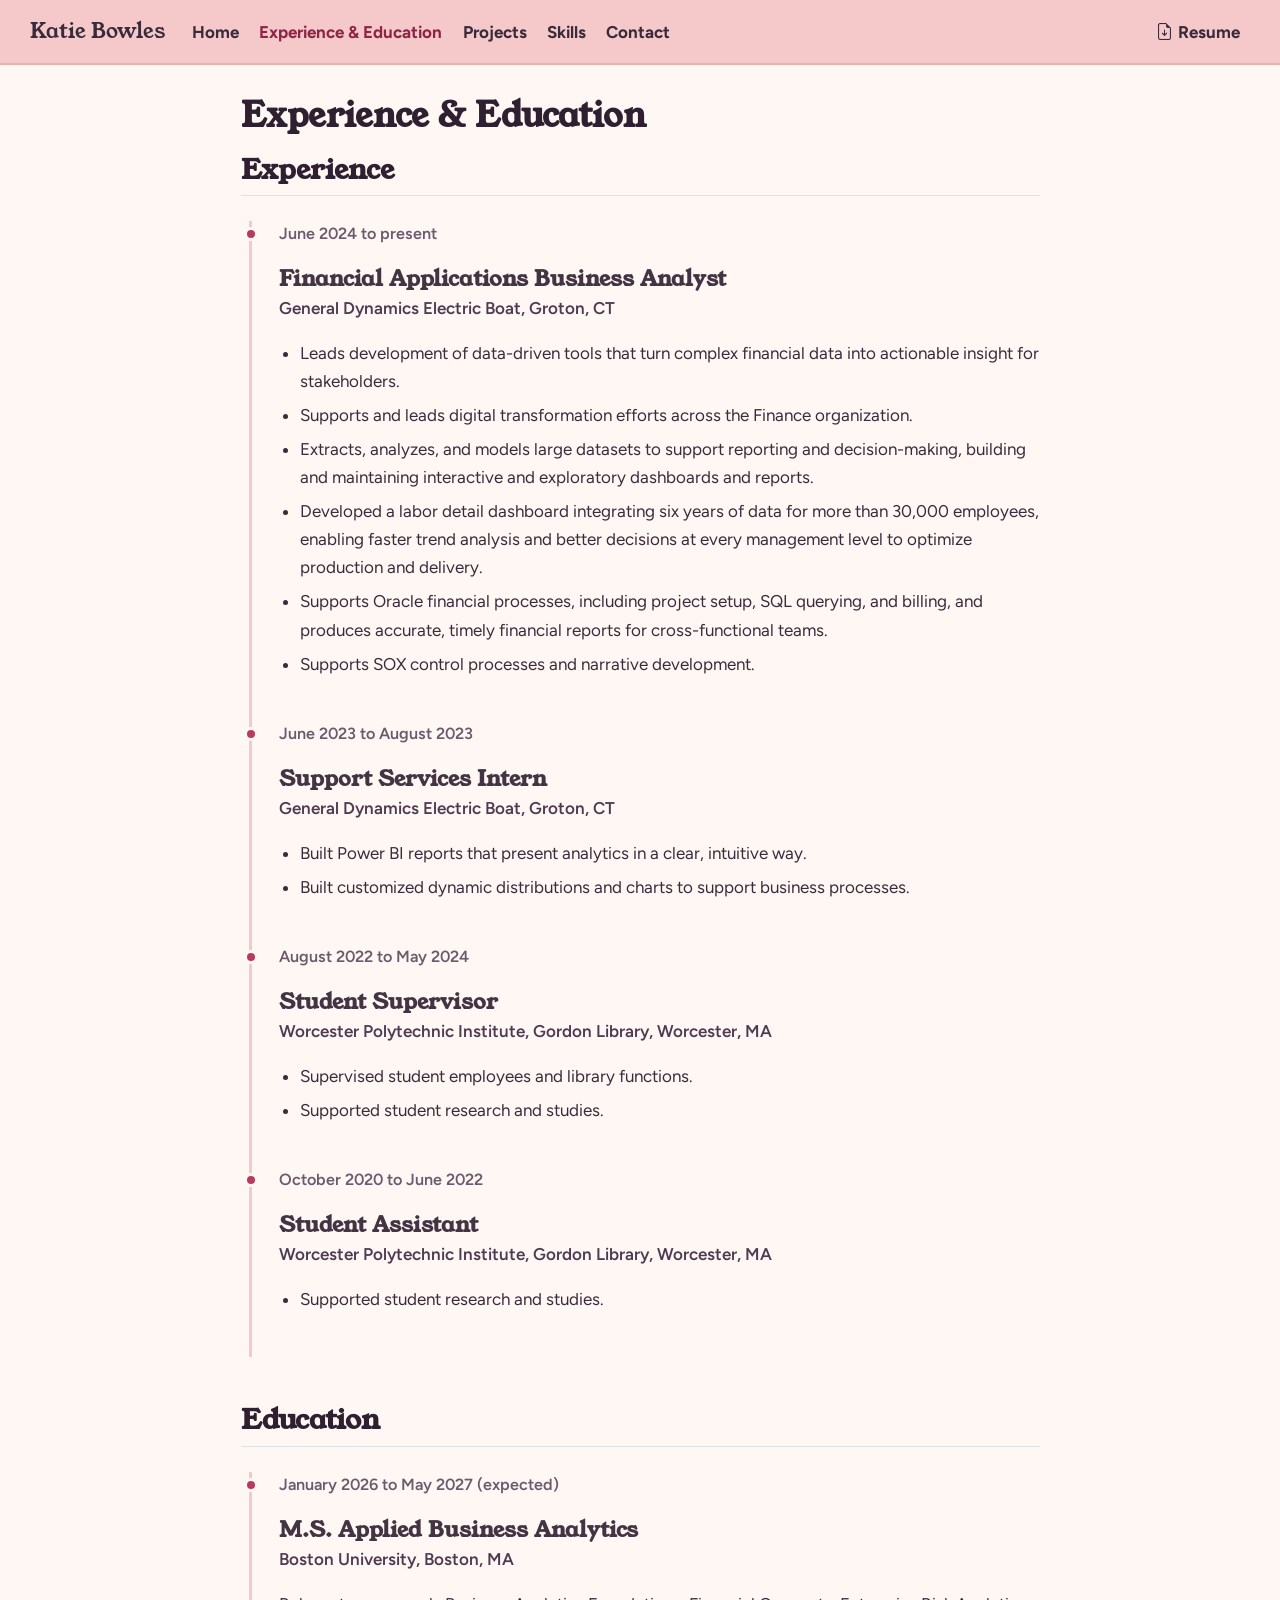
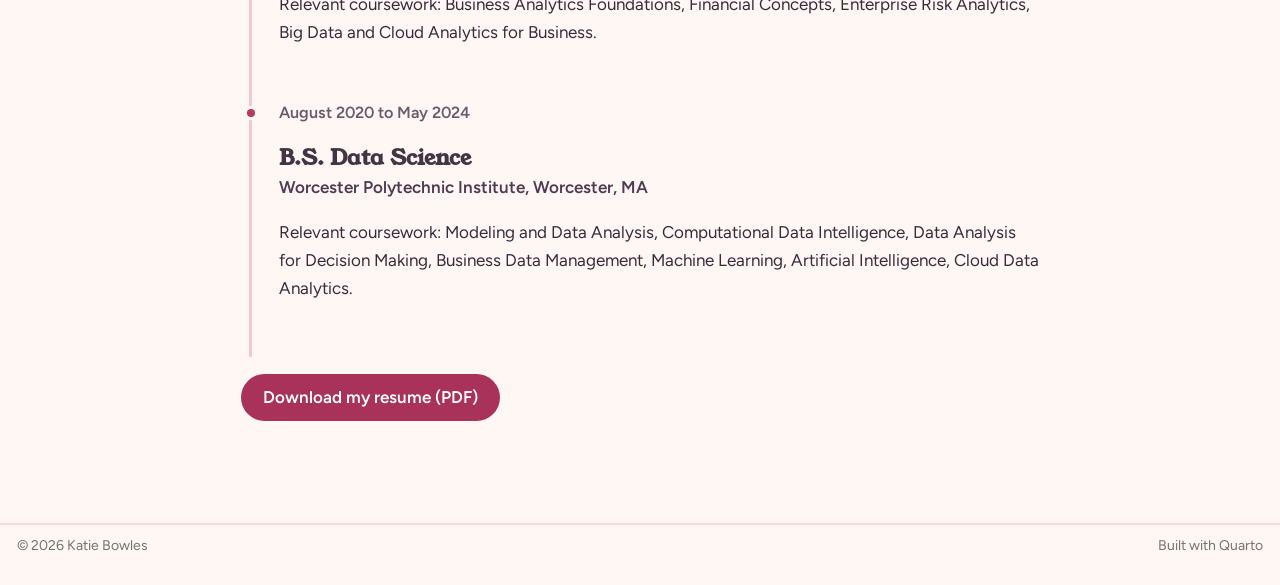
<file: experience.html>
<!DOCTYPE html>
<html xmlns="http://www.w3.org/1999/xhtml" lang="en" xml:lang="en"><head>

<meta charset="utf-8">
<meta name="generator" content="quarto-1.10.19">

<meta name="viewport" content="width=device-width, initial-scale=1.0, user-scalable=yes">


<title>Experience &amp; Education – Katie Bowles</title>
<style>
/* Default styles provided by pandoc.
** See https://pandoc.org/MANUAL.html#variables-for-html for config info.
*/
span.smallcaps{font-variant: small-caps;}
div.columns{display: flex; gap: 1.5em;}
div.column{flex: auto;}
@media screen {
div.columns{gap: min(4vw, 1.5em);}
div.column{overflow-x: auto;}
}
div.hanging-indent{margin-left: 1.5em; text-indent: -1.5em;}
ul.task-list{list-style: none;}
ul.task-list li input[type="checkbox"] {
  width: 0.8em;
  margin: 0 0.8em 0.2em -1em; /* quarto-specific, see https://github.com/quarto-dev/quarto-cli/issues/4556 */ 
  vertical-align: middle;
}
</style>


<script src="site_libs/quarto-nav/quarto-nav.js"></script>
<script src="site_libs/quarto-nav/headroom.min.js"></script>
<script src="site_libs/clipboard/clipboard.min.js"></script>
<script src="site_libs/quarto-search/autocomplete.umd.js"></script>
<script src="site_libs/quarto-search/fuse.min.js"></script>
<script src="site_libs/quarto-search/quarto-search.js"></script>
<meta name="quarto:offset" content="./">
<link href="./images/favicon.svg" rel="icon" type="image/svg+xml">
<script src="site_libs/quarto-html/quarto.js" type="module"></script>
<script src="site_libs/quarto-html/tabsets/tabsets.js" type="module"></script>
<script src="site_libs/quarto-html/popper.min.js"></script>
<script src="site_libs/quarto-html/tippy.umd.min.js"></script>
<script src="site_libs/quarto-html/anchor.min.js"></script>
<link href="site_libs/quarto-html/tippy.css" rel="stylesheet">
<link href="site_libs/quarto-html/quarto-syntax-highlighting-bf27225e3a48a9273f3daa8f8e829971.css" rel="stylesheet" id="quarto-text-highlighting-styles">
<script src="site_libs/bootstrap/bootstrap.min.js"></script>
<link href="site_libs/bootstrap/bootstrap-icons.css" rel="stylesheet">
<link href="site_libs/bootstrap/bootstrap-8752fcba39781d4973de8a0189c66a85.min.css" rel="stylesheet" append-hash="true" id="quarto-bootstrap" data-mode="light">
<script id="quarto-search-options" type="application/json">{
  "location": "navbar",
  "copy-button": false,
  "collapse-after": 3,
  "panel-placement": "end",
  "type": "overlay",
  "limit": 50,
  "keyboard-shortcut": [
    "f",
    "/",
    "s"
  ],
  "show-item-context": false,
  "language": {
    "search-no-results-text": "No results",
    "search-matching-documents-text": "matching documents",
    "search-copy-link-title": "Copy link to search",
    "search-hide-matches-text": "Hide additional matches",
    "search-more-match-text": "more match in this document",
    "search-more-matches-text": "more matches in this document",
    "search-clear-button-title": "Clear",
    "search-text-placeholder": "",
    "search-detached-cancel-button-title": "Cancel",
    "search-submit-button-title": "Submit",
    "search-label": "Search"
  }
}</script>
<style>html{ scroll-behavior: smooth; }</style>


<meta property="og:title" content="Experience &amp; Education – Katie Bowles">
<meta property="og:description" content="Portfolio of Katie Bowles: financial applications business analyst, data scientist, and Applied Business Analytics graduate student.">
<meta property="og:site_name" content="Katie Bowles">
<meta name="twitter:title" content="Experience &amp; Education – Katie Bowles">
<meta name="twitter:description" content="Portfolio of Katie Bowles: financial applications business analyst, data scientist, and Applied Business Analytics graduate student.">
<meta name="twitter:card" content="summary">
</head>

<body class="nav-fixed fullcontent quarto-light">

<div id="quarto-search-results"></div>
  <header id="quarto-header" class="headroom fixed-top">
    <nav class="navbar navbar-expand-lg " data-bs-theme="dark">
      <div class="navbar-container container-fluid">
      <div class="navbar-brand-container mx-auto">
    <a class="navbar-brand" href="./index.html">
    <span class="navbar-title">Katie Bowles</span>
    </a>
  </div>
          <button class="navbar-toggler" type="button" data-bs-toggle="collapse" data-bs-target="#navbarCollapse" aria-controls="navbarCollapse" role="menu" aria-expanded="false" aria-label="Toggle navigation" onclick="if (window.quartoToggleHeadroom) { window.quartoToggleHeadroom(); }">
  <span class="navbar-toggler-icon"></span>
</button>
          <div class="collapse navbar-collapse" id="navbarCollapse">
            <ul class="navbar-nav navbar-nav-scroll me-auto">
  <li class="nav-item">
    <a class="nav-link" href="./index.html"> 
<span class="menu-text">Home</span></a>
  </li>  
  <li class="nav-item">
    <a class="nav-link active" href="./experience.html" aria-current="page"> 
<span class="menu-text">Experience &amp; Education</span></a>
  </li>  
  <li class="nav-item">
    <a class="nav-link" href="./projects/index.html"> 
<span class="menu-text">Projects</span></a>
  </li>  
  <li class="nav-item">
    <a class="nav-link" href="./skills.html"> 
<span class="menu-text">Skills</span></a>
  </li>  
  <li class="nav-item">
    <a class="nav-link" href="./contact.html"> 
<span class="menu-text">Contact</span></a>
  </li>  
</ul>
            <ul class="navbar-nav navbar-nav-scroll ms-auto">
  <li class="nav-item">
    <a class="nav-link" href="./assets/Katie_Bowles_Resume.pdf"> <i class="bi bi-file-earmark-arrow-down" role="img">
</i> 
<span class="menu-text">Resume</span></a>
  </li>  
</ul>
          </div> <!-- /navcollapse -->
            <div class="quarto-navbar-tools">
</div>
      </div> <!-- /container-fluid -->
    </nav>
</header>
<!-- content -->
<div id="quarto-content" class="quarto-container page-columns page-rows-contents page-layout-article page-navbar">
<!-- sidebar -->
<!-- margin-sidebar -->
    
<!-- main -->
<main class="content" id="quarto-document-content">

<header id="title-block-header" class="quarto-title-block default">
<div class="quarto-title">
<h1 class="title">Experience &amp; Education</h1>
</div>



<div class="quarto-title-meta">

    
  
    
  </div>
  


</header>


<section id="experience" class="level2">
<h2 class="anchored" data-anchor-id="experience">Experience</h2>
<div class="timeline">
<div class="tl-item">
<div class="tl-when">
<p>June 2024 to present</p>
</div>
<section id="financial-applications-business-analyst" class="level3">
<h3 class="anchored" data-anchor-id="financial-applications-business-analyst">Financial Applications Business Analyst</h3>
<div class="tl-where">
<p>General Dynamics Electric Boat, Groton, CT</p>
</div>
<ul>
<li>Leads development of data-driven tools that turn complex financial data into actionable insight for stakeholders.</li>
<li>Supports and leads digital transformation efforts across the Finance organization.</li>
<li>Extracts, analyzes, and models large datasets to support reporting and decision-making, building and maintaining interactive and exploratory dashboards and reports.</li>
<li>Developed a labor detail dashboard integrating six years of data for more than 30,000 employees, enabling faster trend analysis and better decisions at every management level to optimize production and delivery.</li>
<li>Supports Oracle financial processes, including project setup, SQL querying, and billing, and produces accurate, timely financial reports for cross-functional teams.</li>
<li>Supports SOX control processes and narrative development.</li>
</ul>
</section>
</div>
<div class="tl-item">
<div class="tl-when">
<p>June 2023 to August 2023</p>
</div>
<section id="support-services-intern" class="level3">
<h3 class="anchored" data-anchor-id="support-services-intern">Support Services Intern</h3>
<div class="tl-where">
<p>General Dynamics Electric Boat, Groton, CT</p>
</div>
<ul>
<li>Built Power BI reports that present analytics in a clear, intuitive way.</li>
<li>Built customized dynamic distributions and charts to support business processes.</li>
</ul>
</section>
</div>
<div class="tl-item">
<div class="tl-when">
<p>August 2022 to May 2024</p>
</div>
<section id="student-supervisor" class="level3">
<h3 class="anchored" data-anchor-id="student-supervisor">Student Supervisor</h3>
<div class="tl-where">
<p>Worcester Polytechnic Institute, Gordon Library, Worcester, MA</p>
</div>
<ul>
<li>Supervised student employees and library functions.</li>
<li>Supported student research and studies.</li>
</ul>
</section>
</div>
<div class="tl-item">
<div class="tl-when">
<p>October 2020 to June 2022</p>
</div>
<section id="student-assistant" class="level3">
<h3 class="anchored" data-anchor-id="student-assistant">Student Assistant</h3>
<div class="tl-where">
<p>Worcester Polytechnic Institute, Gordon Library, Worcester, MA</p>
</div>
<ul>
<li>Supported student research and studies.</li>
</ul>
</section>
</div>
</div>
</section>
<section id="education" class="level2">
<h2 class="anchored" data-anchor-id="education">Education</h2>
<div class="timeline">
<div class="tl-item">
<div class="tl-when">
<p>January 2026 to May 2027 (expected)</p>
</div>
<section id="m.s.-applied-business-analytics" class="level3">
<h3 class="anchored" data-anchor-id="m.s.-applied-business-analytics">M.S. Applied Business Analytics</h3>
<div class="tl-where">
<p>Boston University, Boston, MA</p>
</div>
<p>Relevant coursework: Business Analytics Foundations, Financial Concepts, Enterprise Risk Analytics, Big Data and Cloud Analytics for Business.</p>
</section>
</div>
<div class="tl-item">
<div class="tl-when">
<p>August 2020 to May 2024</p>
</div>
<section id="b.s.-data-science" class="level3">
<h3 class="anchored" data-anchor-id="b.s.-data-science">B.S. Data Science</h3>
<div class="tl-where">
<p>Worcester Polytechnic Institute, Worcester, MA</p>
</div>
<p>Relevant coursework: Modeling and Data Analysis, Computational Data Intelligence, Data Analysis for Decision Making, Business Data Management, Machine Learning, Artificial Intelligence, Cloud Data Analytics.</p>
</section>
</div>
</div>
<p><a href="assets/Katie_Bowles_Resume.pdf" class="btn-rose" download="Katie_Bowles_Resume.pdf">Download my resume (PDF)</a></p>


</section>

</main> <!-- /main -->
<script id="quarto-html-after-body" type="application/javascript">
  window.document.addEventListener("DOMContentLoaded", function (event) {
    const icon = "";
    const anchorJS = new window.AnchorJS();
    anchorJS.options = {
      placement: 'right',
      icon: icon
    };
    anchorJS.add('.anchored');
    const isCodeAnnotation = (el) => {
      for (const clz of el.classList) {
        if (clz.startsWith('code-annotation-')) {                     
          return true;
        }
      }
      return false;
    }
    const onCopySuccess = function(e) {
      // button target
      const button = e.trigger;
      // don't keep focus
      button.blur();
      // flash "checked"
      button.classList.add('code-copy-button-checked');
      var currentTitle = button.getAttribute("title");
      button.setAttribute("title", "Copied!");
      let tooltip;
      if (window.bootstrap) {
        button.setAttribute("data-bs-toggle", "tooltip");
        button.setAttribute("data-bs-placement", "left");
        button.setAttribute("data-bs-title", "Copied!");
        tooltip = new bootstrap.Tooltip(button, 
          { trigger: "manual", 
            customClass: "code-copy-button-tooltip",
            offset: [0, -8]});
        tooltip.show();    
      }
      setTimeout(function() {
        if (tooltip) {
          tooltip.hide();
          button.removeAttribute("data-bs-title");
          button.removeAttribute("data-bs-toggle");
          button.removeAttribute("data-bs-placement");
        }
        button.setAttribute("title", currentTitle);
        button.classList.remove('code-copy-button-checked');
      }, 1000);
      // clear code selection
      e.clearSelection();
    }
    const getTextToCopy = function(trigger) {
      const outerScaffold = trigger.parentElement.cloneNode(true);
      const codeEl = outerScaffold.querySelector('code');
      for (const childEl of codeEl.children) {
        if (isCodeAnnotation(childEl)) {
          childEl.remove();
        }
      }
      return codeEl.innerText;
    }
    const clipboard = new window.ClipboardJS('.code-copy-button:not([data-in-quarto-modal])', {
      text: getTextToCopy
    });
    clipboard.on('success', onCopySuccess);
    if (window.document.getElementById('quarto-embedded-source-code-modal')) {
      const clipboardModal = new window.ClipboardJS('.code-copy-button[data-in-quarto-modal]', {
        text: getTextToCopy,
        container: window.document.getElementById('quarto-embedded-source-code-modal')
      });
      clipboardModal.on('success', onCopySuccess);
    }
      var localhostRegex = new RegExp(/^(?:http|https):\/\/localhost\:?[0-9]*\//);
      var mailtoRegex = new RegExp(/^mailto:/);
        var filterRegex = new RegExp("https:\/\/YOUR-GITHUB-USERNAME\.github\.io\/YOUR-REPO");
      var isInternal = (href) => {
          return filterRegex.test(href) || localhostRegex.test(href) || mailtoRegex.test(href);
      }
      // Inspect non-navigation links and adorn them if external
     var links = window.document.querySelectorAll('a[href]:not(.nav-link):not(.navbar-brand):not(.toc-action):not(.sidebar-link):not(.sidebar-item-toggle):not(.pagination-link):not(.no-external):not([aria-hidden]):not(.dropdown-item):not(.quarto-navigation-tool):not(.about-link)');
      for (var i=0; i<links.length; i++) {
        const link = links[i];
        if (!isInternal(link.href)) {
          // undo the damage that might have been done by quarto-nav.js in the case of
          // links that we want to consider external
          if (link.dataset.originalHref !== undefined) {
            link.href = link.dataset.originalHref;
          }
            // target, if specified
            link.setAttribute("target", "_blank");
            if (link.getAttribute("rel") === null) {
              link.setAttribute("rel", "noopener");
            }
        }
      }
    function tippyHover(el, contentFn, onTriggerFn, onUntriggerFn) {
      const config = {
        allowHTML: true,
        maxWidth: 500,
        delay: 100,
        arrow: false,
        appendTo: function(el) {
            return el.parentElement;
        },
        interactive: true,
        interactiveBorder: 10,
        theme: 'quarto',
        placement: 'bottom-start',
      };
      if (contentFn) {
        config.content = contentFn;
      }
      if (onTriggerFn) {
        config.onTrigger = onTriggerFn;
      }
      if (onUntriggerFn) {
        config.onUntrigger = onUntriggerFn;
      }
      window.tippy(el, config); 
    }
    const noterefs = window.document.querySelectorAll('a[role="doc-noteref"]');
    for (var i=0; i<noterefs.length; i++) {
      const ref = noterefs[i];
      tippyHover(ref, function() {
        // use id or data attribute instead here
        let href = ref.getAttribute('data-footnote-href') || ref.getAttribute('href');
        try { href = new URL(href).hash; } catch {}
        const id = href.replace(/^#\/?/, "");
        const note = window.document.getElementById(id);
        if (note) {
          return note.innerHTML;
        } else {
          return "";
        }
      });
    }
    const xrefs = window.document.querySelectorAll('a.quarto-xref');
    const processXRef = (id, note) => {
      // Strip column container classes
      const stripColumnClz = (el) => {
        el.classList.remove("page-full", "page-columns");
        if (el.children) {
          for (const child of el.children) {
            stripColumnClz(child);
          }
        }
      }
      stripColumnClz(note)
      if (id === null || id.startsWith('sec-')) {
        // Special case sections, only their first couple elements
        const container = document.createElement("div");
        if (note.children && note.children.length > 2) {
          container.appendChild(note.children[0].cloneNode(true));
          for (let i = 1; i < note.children.length; i++) {
            const child = note.children[i];
            if (child.tagName === "P" && child.innerText === "") {
              continue;
            } else {
              container.appendChild(child.cloneNode(true));
              break;
            }
          }
          if (window.Quarto?.typesetMath) {
            window.Quarto.typesetMath(container);
          }
          return container.innerHTML
        } else {
          if (window.Quarto?.typesetMath) {
            window.Quarto.typesetMath(note);
          }
          return note.innerHTML;
        }
      } else {
        // Remove any anchor links if they are present
        const anchorLink = note.querySelector('a.anchorjs-link');
        if (anchorLink) {
          anchorLink.remove();
        }
        if (window.Quarto?.typesetMath) {
          window.Quarto.typesetMath(note);
        }
        if (note.classList.contains("callout")) {
          return note.outerHTML;
        } else {
          return note.innerHTML;
        }
      }
    }
    for (var i=0; i<xrefs.length; i++) {
      const xref = xrefs[i];
      tippyHover(xref, undefined, function(instance) {
        instance.disable();
        let url = xref.getAttribute('href');
        let hash = undefined; 
        if (url.startsWith('#')) {
          hash = url;
        } else {
          try { hash = new URL(url).hash; } catch {}
        }
        if (hash) {
          const id = hash.replace(/^#\/?/, "");
          const note = window.document.getElementById(id);
          if (note !== null) {
            try {
              const html = processXRef(id, note.cloneNode(true));
              instance.setContent(html);
            } finally {
              instance.enable();
              instance.show();
            }
          } else {
            // See if we can fetch this
            fetch(url.split('#')[0])
            .then(res => res.text())
            .then(html => {
              const parser = new DOMParser();
              const htmlDoc = parser.parseFromString(html, "text/html");
              const note = htmlDoc.getElementById(id);
              if (note !== null) {
                const html = processXRef(id, note);
                instance.setContent(html);
              } 
            }).finally(() => {
              instance.enable();
              instance.show();
            });
          }
        } else {
          // See if we can fetch a full url (with no hash to target)
          // This is a special case and we should probably do some content thinning / targeting
          fetch(url)
          .then(res => res.text())
          .then(html => {
            const parser = new DOMParser();
            const htmlDoc = parser.parseFromString(html, "text/html");
            const note = htmlDoc.querySelector('main.content');
            if (note !== null) {
              // This should only happen for chapter cross references
              // (since there is no id in the URL)
              // remove the first header
              if (note.children.length > 0 && note.children[0].tagName === "HEADER") {
                note.children[0].remove();
              }
              const html = processXRef(null, note);
              instance.setContent(html);
            } 
          }).finally(() => {
            instance.enable();
            instance.show();
          });
        }
      }, function(instance) {
      });
    }
        let selectedAnnoteEl;
        const selectorForAnnotation = ( cell, annotation) => {
          let cellAttr = 'data-code-cell="' + cell + '"';
          let lineAttr = 'data-code-annotation="' +  annotation + '"';
          const selector = 'span[' + cellAttr + '][' + lineAttr + ']';
          return selector;
        }
        const selectCodeLines = (annoteEl) => {
          const doc = window.document;
          const targetCell = annoteEl.getAttribute("data-target-cell");
          const targetAnnotation = annoteEl.getAttribute("data-target-annotation");
          const annoteSpan = window.document.querySelector(selectorForAnnotation(targetCell, targetAnnotation));
          const lines = annoteSpan.getAttribute("data-code-lines").split(",");
          const lineIds = lines.map((line) => {
            return targetCell + "-" + line;
          })
          let top = null;
          let height = null;
          let parent = null;
          if (lineIds.length > 0) {
              //compute the position of the single el (top and bottom and make a div)
              const el = window.document.getElementById(lineIds[0]);
              top = el.offsetTop;
              height = el.offsetHeight;
              parent = el.parentElement.parentElement;
            if (lineIds.length > 1) {
              const lastEl = window.document.getElementById(lineIds[lineIds.length - 1]);
              const bottom = lastEl.offsetTop + lastEl.offsetHeight;
              height = bottom - top;
            }
            if (top !== null && height !== null && parent !== null) {
              // cook up a div (if necessary) and position it 
              let div = window.document.getElementById("code-annotation-line-highlight");
              if (div === null) {
                div = window.document.createElement("div");
                div.setAttribute("id", "code-annotation-line-highlight");
                div.style.position = 'absolute';
                parent.appendChild(div);
              }
              div.style.top = top - 2 + "px";
              div.style.height = height + 4 + "px";
              div.style.left = 0;
              let gutterDiv = window.document.getElementById("code-annotation-line-highlight-gutter");
              if (gutterDiv === null) {
                gutterDiv = window.document.createElement("div");
                gutterDiv.setAttribute("id", "code-annotation-line-highlight-gutter");
                gutterDiv.style.position = 'absolute';
                const codeCell = window.document.getElementById(targetCell);
                const gutter = codeCell.querySelector('.code-annotation-gutter');
                gutter.appendChild(gutterDiv);
              }
              gutterDiv.style.top = top - 2 + "px";
              gutterDiv.style.height = height + 4 + "px";
            }
            selectedAnnoteEl = annoteEl;
          }
        };
        const unselectCodeLines = () => {
          const elementsIds = ["code-annotation-line-highlight", "code-annotation-line-highlight-gutter"];
          elementsIds.forEach((elId) => {
            const div = window.document.getElementById(elId);
            if (div) {
              div.remove();
            }
          });
          selectedAnnoteEl = undefined;
        };
          // Handle positioning of the toggle
      window.addEventListener(
        "resize",
        throttle(() => {
          elRect = undefined;
          if (selectedAnnoteEl) {
            selectCodeLines(selectedAnnoteEl);
          }
        }, 10)
      );
      function throttle(fn, ms) {
      let throttle = false;
      let timer;
        return (...args) => {
          if(!throttle) { // first call gets through
              fn.apply(this, args);
              throttle = true;
          } else { // all the others get throttled
              if(timer) clearTimeout(timer); // cancel #2
              timer = setTimeout(() => {
                fn.apply(this, args);
                timer = throttle = false;
              }, ms);
          }
        };
      }
        // Attach click handler to the DT
        const annoteDls = window.document.querySelectorAll('dt[data-target-cell]');
        for (const annoteDlNode of annoteDls) {
          annoteDlNode.addEventListener('click', (event) => {
            const clickedEl = event.target;
            if (clickedEl !== selectedAnnoteEl) {
              unselectCodeLines();
              const activeEl = window.document.querySelector('dt[data-target-cell].code-annotation-active');
              if (activeEl) {
                activeEl.classList.remove('code-annotation-active');
              }
              selectCodeLines(clickedEl);
              clickedEl.classList.add('code-annotation-active');
            } else {
              // Unselect the line
              unselectCodeLines();
              clickedEl.classList.remove('code-annotation-active');
            }
          });
        }
    const findCites = (el) => {
      const parentEl = el.parentElement;
      if (parentEl) {
        const cites = parentEl.dataset.cites;
        if (cites) {
          return {
            el,
            cites: cites.split(' ')
          };
        } else {
          return findCites(el.parentElement)
        }
      } else {
        return undefined;
      }
    };
    var bibliorefs = window.document.querySelectorAll('a[role="doc-biblioref"]');
    for (var i=0; i<bibliorefs.length; i++) {
      const ref = bibliorefs[i];
      const citeInfo = findCites(ref);
      if (citeInfo) {
        tippyHover(citeInfo.el, function() {
          var popup = window.document.createElement('div');
          citeInfo.cites.forEach(function(cite) {
            var citeDiv = window.document.createElement('div');
            citeDiv.classList.add('hanging-indent');
            citeDiv.classList.add('csl-entry');
            var biblioDiv = window.document.getElementById('ref-' + cite);
            if (biblioDiv) {
              citeDiv.innerHTML = biblioDiv.innerHTML;
            }
            popup.appendChild(citeDiv);
          });
          return popup.innerHTML;
        });
      }
    }
  });
  </script>
</div> <!-- /content -->
<footer class="footer">
  <div class="nav-footer">
    <div class="nav-footer-left">
<p>© 2026 Katie Bowles</p>
</div>   
    <div class="nav-footer-center">
      &nbsp;
    </div>
    <div class="nav-footer-right">
<p>Built with Quarto</p>
</div>
  </div>
</footer>




<script src="site_libs/quarto-html/zenscroll-min.js"></script>
</body></html>
</file>
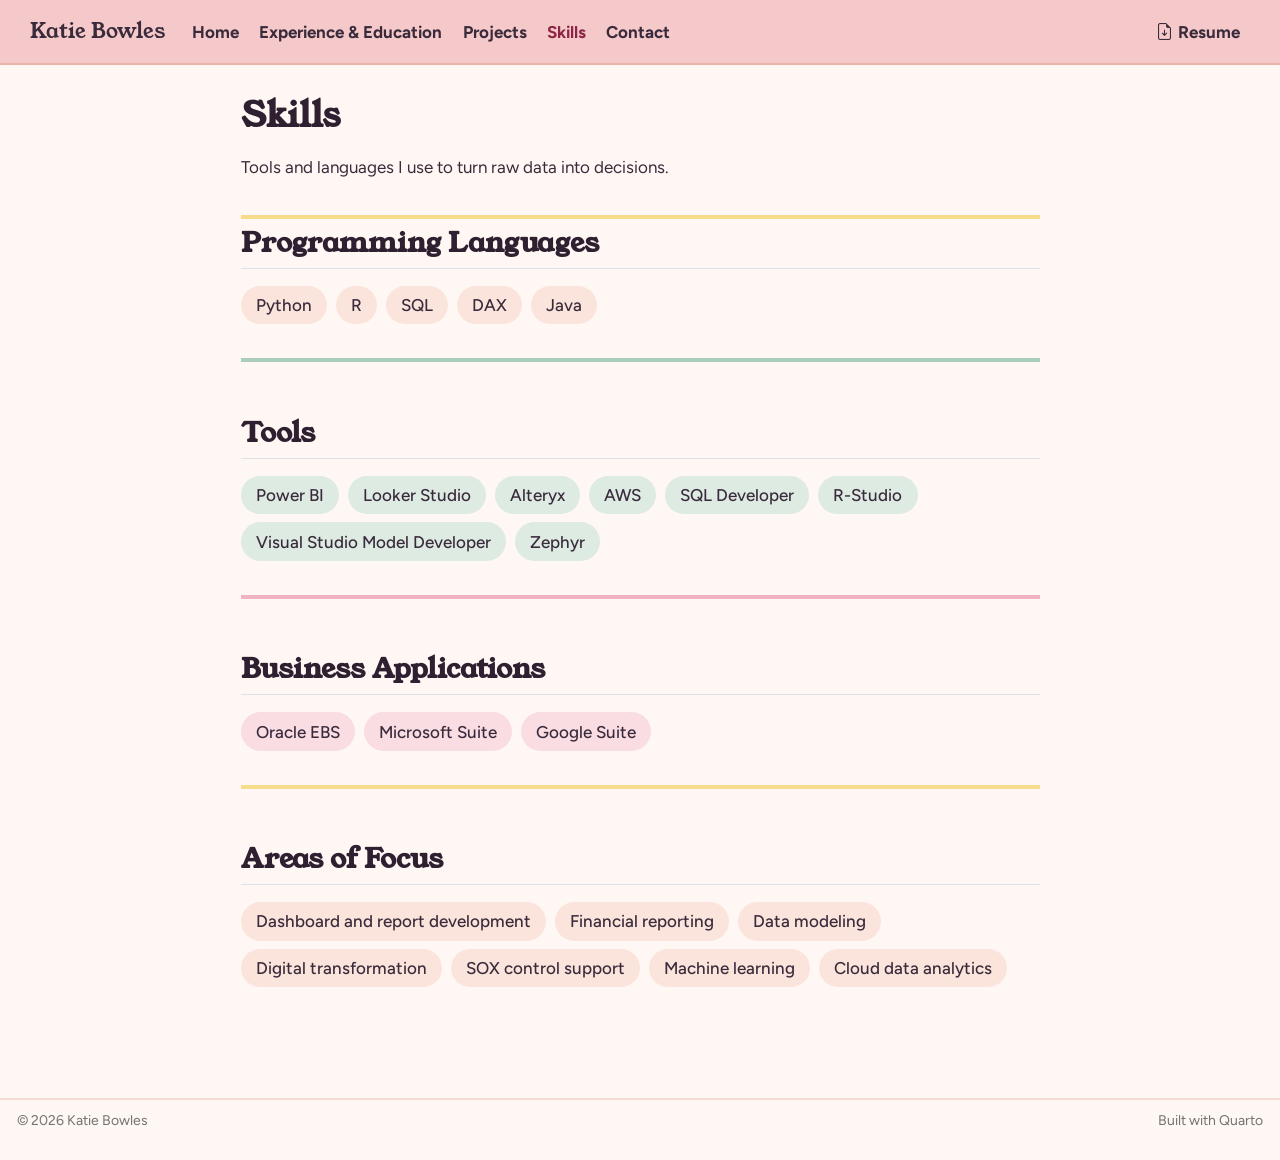
<file: skills.html>
<!DOCTYPE html>
<html xmlns="http://www.w3.org/1999/xhtml" lang="en" xml:lang="en"><head>

<meta charset="utf-8">
<meta name="generator" content="quarto-1.10.19">

<meta name="viewport" content="width=device-width, initial-scale=1.0, user-scalable=yes">


<title>Skills – Katie Bowles</title>
<style>
/* Default styles provided by pandoc.
** See https://pandoc.org/MANUAL.html#variables-for-html for config info.
*/
span.smallcaps{font-variant: small-caps;}
div.columns{display: flex; gap: 1.5em;}
div.column{flex: auto;}
@media screen {
div.columns{gap: min(4vw, 1.5em);}
div.column{overflow-x: auto;}
}
div.hanging-indent{margin-left: 1.5em; text-indent: -1.5em;}
ul.task-list{list-style: none;}
ul.task-list li input[type="checkbox"] {
  width: 0.8em;
  margin: 0 0.8em 0.2em -1em; /* quarto-specific, see https://github.com/quarto-dev/quarto-cli/issues/4556 */ 
  vertical-align: middle;
}
</style>


<script src="site_libs/quarto-nav/quarto-nav.js"></script>
<script src="site_libs/quarto-nav/headroom.min.js"></script>
<script src="site_libs/clipboard/clipboard.min.js"></script>
<script src="site_libs/quarto-search/autocomplete.umd.js"></script>
<script src="site_libs/quarto-search/fuse.min.js"></script>
<script src="site_libs/quarto-search/quarto-search.js"></script>
<meta name="quarto:offset" content="./">
<link href="./images/favicon.svg" rel="icon" type="image/svg+xml">
<script src="site_libs/quarto-html/quarto.js" type="module"></script>
<script src="site_libs/quarto-html/tabsets/tabsets.js" type="module"></script>
<script src="site_libs/quarto-html/popper.min.js"></script>
<script src="site_libs/quarto-html/tippy.umd.min.js"></script>
<script src="site_libs/quarto-html/anchor.min.js"></script>
<link href="site_libs/quarto-html/tippy.css" rel="stylesheet">
<link href="site_libs/quarto-html/quarto-syntax-highlighting-bf27225e3a48a9273f3daa8f8e829971.css" rel="stylesheet" id="quarto-text-highlighting-styles">
<script src="site_libs/bootstrap/bootstrap.min.js"></script>
<link href="site_libs/bootstrap/bootstrap-icons.css" rel="stylesheet">
<link href="site_libs/bootstrap/bootstrap-8752fcba39781d4973de8a0189c66a85.min.css" rel="stylesheet" append-hash="true" id="quarto-bootstrap" data-mode="light">
<script id="quarto-search-options" type="application/json">{
  "location": "navbar",
  "copy-button": false,
  "collapse-after": 3,
  "panel-placement": "end",
  "type": "overlay",
  "limit": 50,
  "keyboard-shortcut": [
    "f",
    "/",
    "s"
  ],
  "show-item-context": false,
  "language": {
    "search-no-results-text": "No results",
    "search-matching-documents-text": "matching documents",
    "search-copy-link-title": "Copy link to search",
    "search-hide-matches-text": "Hide additional matches",
    "search-more-match-text": "more match in this document",
    "search-more-matches-text": "more matches in this document",
    "search-clear-button-title": "Clear",
    "search-text-placeholder": "",
    "search-detached-cancel-button-title": "Cancel",
    "search-submit-button-title": "Submit",
    "search-label": "Search"
  }
}</script>
<style>html{ scroll-behavior: smooth; }</style>


<meta property="og:title" content="Skills – Katie Bowles">
<meta property="og:description" content="Portfolio of Katie Bowles: financial applications business analyst, data scientist, and Applied Business Analytics graduate student.">
<meta property="og:site_name" content="Katie Bowles">
<meta name="twitter:title" content="Skills – Katie Bowles">
<meta name="twitter:description" content="Portfolio of Katie Bowles: financial applications business analyst, data scientist, and Applied Business Analytics graduate student.">
<meta name="twitter:card" content="summary">
</head>

<body class="nav-fixed fullcontent quarto-light">

<div id="quarto-search-results"></div>
  <header id="quarto-header" class="headroom fixed-top">
    <nav class="navbar navbar-expand-lg " data-bs-theme="dark">
      <div class="navbar-container container-fluid">
      <div class="navbar-brand-container mx-auto">
    <a class="navbar-brand" href="./index.html">
    <span class="navbar-title">Katie Bowles</span>
    </a>
  </div>
          <button class="navbar-toggler" type="button" data-bs-toggle="collapse" data-bs-target="#navbarCollapse" aria-controls="navbarCollapse" role="menu" aria-expanded="false" aria-label="Toggle navigation" onclick="if (window.quartoToggleHeadroom) { window.quartoToggleHeadroom(); }">
  <span class="navbar-toggler-icon"></span>
</button>
          <div class="collapse navbar-collapse" id="navbarCollapse">
            <ul class="navbar-nav navbar-nav-scroll me-auto">
  <li class="nav-item">
    <a class="nav-link" href="./index.html"> 
<span class="menu-text">Home</span></a>
  </li>  
  <li class="nav-item">
    <a class="nav-link" href="./experience.html"> 
<span class="menu-text">Experience &amp; Education</span></a>
  </li>  
  <li class="nav-item">
    <a class="nav-link" href="./projects/index.html"> 
<span class="menu-text">Projects</span></a>
  </li>  
  <li class="nav-item">
    <a class="nav-link active" href="./skills.html" aria-current="page"> 
<span class="menu-text">Skills</span></a>
  </li>  
  <li class="nav-item">
    <a class="nav-link" href="./contact.html"> 
<span class="menu-text">Contact</span></a>
  </li>  
</ul>
            <ul class="navbar-nav navbar-nav-scroll ms-auto">
  <li class="nav-item">
    <a class="nav-link" href="./assets/Katie_Bowles_Resume.pdf"> <i class="bi bi-file-earmark-arrow-down" role="img">
</i> 
<span class="menu-text">Resume</span></a>
  </li>  
</ul>
          </div> <!-- /navcollapse -->
            <div class="quarto-navbar-tools">
</div>
      </div> <!-- /container-fluid -->
    </nav>
</header>
<!-- content -->
<div id="quarto-content" class="quarto-container page-columns page-rows-contents page-layout-article page-navbar">
<!-- sidebar -->
<!-- margin-sidebar -->
    
<!-- main -->
<main class="content" id="quarto-document-content">

<header id="title-block-header" class="quarto-title-block default">
<div class="quarto-title">
<h1 class="title">Skills</h1>
</div>



<div class="quarto-title-meta">

    
  
    
  </div>
  


</header>


<p>Tools and languages I use to turn raw data into decisions.</p>
<section id="programming-languages" class="level2 skill-group">
<h2 class="anchored" data-anchor-id="programming-languages">Programming Languages</h2>
<div class="pills">
<ul>
<li>Python</li>
<li>R</li>
<li>SQL</li>
<li>DAX</li>
<li>Java</li>
</ul>
</div>
</section>
<section id="tools" class="level2 skill-group sage">
<h2 class="anchored" data-anchor-id="tools">Tools</h2>
<div class="pills">
<ul>
<li>Power BI</li>
<li>Looker Studio</li>
<li>Alteryx</li>
<li>AWS</li>
<li>SQL Developer</li>
<li>R-Studio</li>
<li>Visual Studio Model Developer</li>
<li>Zephyr</li>
</ul>
</div>
</section>
<section id="business-applications" class="level2 skill-group rose">
<h2 class="anchored" data-anchor-id="business-applications">Business Applications</h2>
<div class="pills">
<ul>
<li>Oracle EBS</li>
<li>Microsoft Suite</li>
<li>Google Suite</li>
</ul>
</div>
</section>
<section id="areas-of-focus" class="level2 skill-group">
<h2 class="anchored" data-anchor-id="areas-of-focus">Areas of Focus</h2>
<div class="pills">
<ul>
<li>Dashboard and report development</li>
<li>Financial reporting</li>
<li>Data modeling</li>
<li>Digital transformation</li>
<li>SOX control support</li>
<li>Machine learning</li>
<li>Cloud data analytics</li>
</ul>
</div>
</section>
<!-- TODO: add proficiency notes, certifications (e.g., Power BI, AWS), or links to the project that shows each skill. -->



</main> <!-- /main -->
<script id="quarto-html-after-body" type="application/javascript">
  window.document.addEventListener("DOMContentLoaded", function (event) {
    const icon = "";
    const anchorJS = new window.AnchorJS();
    anchorJS.options = {
      placement: 'right',
      icon: icon
    };
    anchorJS.add('.anchored');
    const isCodeAnnotation = (el) => {
      for (const clz of el.classList) {
        if (clz.startsWith('code-annotation-')) {                     
          return true;
        }
      }
      return false;
    }
    const onCopySuccess = function(e) {
      // button target
      const button = e.trigger;
      // don't keep focus
      button.blur();
      // flash "checked"
      button.classList.add('code-copy-button-checked');
      var currentTitle = button.getAttribute("title");
      button.setAttribute("title", "Copied!");
      let tooltip;
      if (window.bootstrap) {
        button.setAttribute("data-bs-toggle", "tooltip");
        button.setAttribute("data-bs-placement", "left");
        button.setAttribute("data-bs-title", "Copied!");
        tooltip = new bootstrap.Tooltip(button, 
          { trigger: "manual", 
            customClass: "code-copy-button-tooltip",
            offset: [0, -8]});
        tooltip.show();    
      }
      setTimeout(function() {
        if (tooltip) {
          tooltip.hide();
          button.removeAttribute("data-bs-title");
          button.removeAttribute("data-bs-toggle");
          button.removeAttribute("data-bs-placement");
        }
        button.setAttribute("title", currentTitle);
        button.classList.remove('code-copy-button-checked');
      }, 1000);
      // clear code selection
      e.clearSelection();
    }
    const getTextToCopy = function(trigger) {
      const outerScaffold = trigger.parentElement.cloneNode(true);
      const codeEl = outerScaffold.querySelector('code');
      for (const childEl of codeEl.children) {
        if (isCodeAnnotation(childEl)) {
          childEl.remove();
        }
      }
      return codeEl.innerText;
    }
    const clipboard = new window.ClipboardJS('.code-copy-button:not([data-in-quarto-modal])', {
      text: getTextToCopy
    });
    clipboard.on('success', onCopySuccess);
    if (window.document.getElementById('quarto-embedded-source-code-modal')) {
      const clipboardModal = new window.ClipboardJS('.code-copy-button[data-in-quarto-modal]', {
        text: getTextToCopy,
        container: window.document.getElementById('quarto-embedded-source-code-modal')
      });
      clipboardModal.on('success', onCopySuccess);
    }
      var localhostRegex = new RegExp(/^(?:http|https):\/\/localhost\:?[0-9]*\//);
      var mailtoRegex = new RegExp(/^mailto:/);
        var filterRegex = new RegExp("https:\/\/YOUR-GITHUB-USERNAME\.github\.io\/YOUR-REPO");
      var isInternal = (href) => {
          return filterRegex.test(href) || localhostRegex.test(href) || mailtoRegex.test(href);
      }
      // Inspect non-navigation links and adorn them if external
     var links = window.document.querySelectorAll('a[href]:not(.nav-link):not(.navbar-brand):not(.toc-action):not(.sidebar-link):not(.sidebar-item-toggle):not(.pagination-link):not(.no-external):not([aria-hidden]):not(.dropdown-item):not(.quarto-navigation-tool):not(.about-link)');
      for (var i=0; i<links.length; i++) {
        const link = links[i];
        if (!isInternal(link.href)) {
          // undo the damage that might have been done by quarto-nav.js in the case of
          // links that we want to consider external
          if (link.dataset.originalHref !== undefined) {
            link.href = link.dataset.originalHref;
          }
            // target, if specified
            link.setAttribute("target", "_blank");
            if (link.getAttribute("rel") === null) {
              link.setAttribute("rel", "noopener");
            }
        }
      }
    function tippyHover(el, contentFn, onTriggerFn, onUntriggerFn) {
      const config = {
        allowHTML: true,
        maxWidth: 500,
        delay: 100,
        arrow: false,
        appendTo: function(el) {
            return el.parentElement;
        },
        interactive: true,
        interactiveBorder: 10,
        theme: 'quarto',
        placement: 'bottom-start',
      };
      if (contentFn) {
        config.content = contentFn;
      }
      if (onTriggerFn) {
        config.onTrigger = onTriggerFn;
      }
      if (onUntriggerFn) {
        config.onUntrigger = onUntriggerFn;
      }
      window.tippy(el, config); 
    }
    const noterefs = window.document.querySelectorAll('a[role="doc-noteref"]');
    for (var i=0; i<noterefs.length; i++) {
      const ref = noterefs[i];
      tippyHover(ref, function() {
        // use id or data attribute instead here
        let href = ref.getAttribute('data-footnote-href') || ref.getAttribute('href');
        try { href = new URL(href).hash; } catch {}
        const id = href.replace(/^#\/?/, "");
        const note = window.document.getElementById(id);
        if (note) {
          return note.innerHTML;
        } else {
          return "";
        }
      });
    }
    const xrefs = window.document.querySelectorAll('a.quarto-xref');
    const processXRef = (id, note) => {
      // Strip column container classes
      const stripColumnClz = (el) => {
        el.classList.remove("page-full", "page-columns");
        if (el.children) {
          for (const child of el.children) {
            stripColumnClz(child);
          }
        }
      }
      stripColumnClz(note)
      if (id === null || id.startsWith('sec-')) {
        // Special case sections, only their first couple elements
        const container = document.createElement("div");
        if (note.children && note.children.length > 2) {
          container.appendChild(note.children[0].cloneNode(true));
          for (let i = 1; i < note.children.length; i++) {
            const child = note.children[i];
            if (child.tagName === "P" && child.innerText === "") {
              continue;
            } else {
              container.appendChild(child.cloneNode(true));
              break;
            }
          }
          if (window.Quarto?.typesetMath) {
            window.Quarto.typesetMath(container);
          }
          return container.innerHTML
        } else {
          if (window.Quarto?.typesetMath) {
            window.Quarto.typesetMath(note);
          }
          return note.innerHTML;
        }
      } else {
        // Remove any anchor links if they are present
        const anchorLink = note.querySelector('a.anchorjs-link');
        if (anchorLink) {
          anchorLink.remove();
        }
        if (window.Quarto?.typesetMath) {
          window.Quarto.typesetMath(note);
        }
        if (note.classList.contains("callout")) {
          return note.outerHTML;
        } else {
          return note.innerHTML;
        }
      }
    }
    for (var i=0; i<xrefs.length; i++) {
      const xref = xrefs[i];
      tippyHover(xref, undefined, function(instance) {
        instance.disable();
        let url = xref.getAttribute('href');
        let hash = undefined; 
        if (url.startsWith('#')) {
          hash = url;
        } else {
          try { hash = new URL(url).hash; } catch {}
        }
        if (hash) {
          const id = hash.replace(/^#\/?/, "");
          const note = window.document.getElementById(id);
          if (note !== null) {
            try {
              const html = processXRef(id, note.cloneNode(true));
              instance.setContent(html);
            } finally {
              instance.enable();
              instance.show();
            }
          } else {
            // See if we can fetch this
            fetch(url.split('#')[0])
            .then(res => res.text())
            .then(html => {
              const parser = new DOMParser();
              const htmlDoc = parser.parseFromString(html, "text/html");
              const note = htmlDoc.getElementById(id);
              if (note !== null) {
                const html = processXRef(id, note);
                instance.setContent(html);
              } 
            }).finally(() => {
              instance.enable();
              instance.show();
            });
          }
        } else {
          // See if we can fetch a full url (with no hash to target)
          // This is a special case and we should probably do some content thinning / targeting
          fetch(url)
          .then(res => res.text())
          .then(html => {
            const parser = new DOMParser();
            const htmlDoc = parser.parseFromString(html, "text/html");
            const note = htmlDoc.querySelector('main.content');
            if (note !== null) {
              // This should only happen for chapter cross references
              // (since there is no id in the URL)
              // remove the first header
              if (note.children.length > 0 && note.children[0].tagName === "HEADER") {
                note.children[0].remove();
              }
              const html = processXRef(null, note);
              instance.setContent(html);
            } 
          }).finally(() => {
            instance.enable();
            instance.show();
          });
        }
      }, function(instance) {
      });
    }
        let selectedAnnoteEl;
        const selectorForAnnotation = ( cell, annotation) => {
          let cellAttr = 'data-code-cell="' + cell + '"';
          let lineAttr = 'data-code-annotation="' +  annotation + '"';
          const selector = 'span[' + cellAttr + '][' + lineAttr + ']';
          return selector;
        }
        const selectCodeLines = (annoteEl) => {
          const doc = window.document;
          const targetCell = annoteEl.getAttribute("data-target-cell");
          const targetAnnotation = annoteEl.getAttribute("data-target-annotation");
          const annoteSpan = window.document.querySelector(selectorForAnnotation(targetCell, targetAnnotation));
          const lines = annoteSpan.getAttribute("data-code-lines").split(",");
          const lineIds = lines.map((line) => {
            return targetCell + "-" + line;
          })
          let top = null;
          let height = null;
          let parent = null;
          if (lineIds.length > 0) {
              //compute the position of the single el (top and bottom and make a div)
              const el = window.document.getElementById(lineIds[0]);
              top = el.offsetTop;
              height = el.offsetHeight;
              parent = el.parentElement.parentElement;
            if (lineIds.length > 1) {
              const lastEl = window.document.getElementById(lineIds[lineIds.length - 1]);
              const bottom = lastEl.offsetTop + lastEl.offsetHeight;
              height = bottom - top;
            }
            if (top !== null && height !== null && parent !== null) {
              // cook up a div (if necessary) and position it 
              let div = window.document.getElementById("code-annotation-line-highlight");
              if (div === null) {
                div = window.document.createElement("div");
                div.setAttribute("id", "code-annotation-line-highlight");
                div.style.position = 'absolute';
                parent.appendChild(div);
              }
              div.style.top = top - 2 + "px";
              div.style.height = height + 4 + "px";
              div.style.left = 0;
              let gutterDiv = window.document.getElementById("code-annotation-line-highlight-gutter");
              if (gutterDiv === null) {
                gutterDiv = window.document.createElement("div");
                gutterDiv.setAttribute("id", "code-annotation-line-highlight-gutter");
                gutterDiv.style.position = 'absolute';
                const codeCell = window.document.getElementById(targetCell);
                const gutter = codeCell.querySelector('.code-annotation-gutter');
                gutter.appendChild(gutterDiv);
              }
              gutterDiv.style.top = top - 2 + "px";
              gutterDiv.style.height = height + 4 + "px";
            }
            selectedAnnoteEl = annoteEl;
          }
        };
        const unselectCodeLines = () => {
          const elementsIds = ["code-annotation-line-highlight", "code-annotation-line-highlight-gutter"];
          elementsIds.forEach((elId) => {
            const div = window.document.getElementById(elId);
            if (div) {
              div.remove();
            }
          });
          selectedAnnoteEl = undefined;
        };
          // Handle positioning of the toggle
      window.addEventListener(
        "resize",
        throttle(() => {
          elRect = undefined;
          if (selectedAnnoteEl) {
            selectCodeLines(selectedAnnoteEl);
          }
        }, 10)
      );
      function throttle(fn, ms) {
      let throttle = false;
      let timer;
        return (...args) => {
          if(!throttle) { // first call gets through
              fn.apply(this, args);
              throttle = true;
          } else { // all the others get throttled
              if(timer) clearTimeout(timer); // cancel #2
              timer = setTimeout(() => {
                fn.apply(this, args);
                timer = throttle = false;
              }, ms);
          }
        };
      }
        // Attach click handler to the DT
        const annoteDls = window.document.querySelectorAll('dt[data-target-cell]');
        for (const annoteDlNode of annoteDls) {
          annoteDlNode.addEventListener('click', (event) => {
            const clickedEl = event.target;
            if (clickedEl !== selectedAnnoteEl) {
              unselectCodeLines();
              const activeEl = window.document.querySelector('dt[data-target-cell].code-annotation-active');
              if (activeEl) {
                activeEl.classList.remove('code-annotation-active');
              }
              selectCodeLines(clickedEl);
              clickedEl.classList.add('code-annotation-active');
            } else {
              // Unselect the line
              unselectCodeLines();
              clickedEl.classList.remove('code-annotation-active');
            }
          });
        }
    const findCites = (el) => {
      const parentEl = el.parentElement;
      if (parentEl) {
        const cites = parentEl.dataset.cites;
        if (cites) {
          return {
            el,
            cites: cites.split(' ')
          };
        } else {
          return findCites(el.parentElement)
        }
      } else {
        return undefined;
      }
    };
    var bibliorefs = window.document.querySelectorAll('a[role="doc-biblioref"]');
    for (var i=0; i<bibliorefs.length; i++) {
      const ref = bibliorefs[i];
      const citeInfo = findCites(ref);
      if (citeInfo) {
        tippyHover(citeInfo.el, function() {
          var popup = window.document.createElement('div');
          citeInfo.cites.forEach(function(cite) {
            var citeDiv = window.document.createElement('div');
            citeDiv.classList.add('hanging-indent');
            citeDiv.classList.add('csl-entry');
            var biblioDiv = window.document.getElementById('ref-' + cite);
            if (biblioDiv) {
              citeDiv.innerHTML = biblioDiv.innerHTML;
            }
            popup.appendChild(citeDiv);
          });
          return popup.innerHTML;
        });
      }
    }
  });
  </script>
</div> <!-- /content -->
<footer class="footer">
  <div class="nav-footer">
    <div class="nav-footer-left">
<p>© 2026 Katie Bowles</p>
</div>   
    <div class="nav-footer-center">
      &nbsp;
    </div>
    <div class="nav-footer-right">
<p>Built with Quarto</p>
</div>
  </div>
</footer>




<script src="site_libs/quarto-html/zenscroll-min.js"></script>
</body></html>
</file>
<file: site_libs/quarto-html/tippy.css>
.tippy-box[data-animation=fade][data-state=hidden]{opacity:0}[data-tippy-root]{max-width:calc(100vw - 10px)}.tippy-box{position:relative;background-color:#333;color:#fff;border-radius:4px;font-size:14px;line-height:1.4;white-space:normal;outline:0;transition-property:transform,visibility,opacity}.tippy-box[data-placement^=top]>.tippy-arrow{bottom:0}.tippy-box[data-placement^=top]>.tippy-arrow:before{bottom:-7px;left:0;border-width:8px 8px 0;border-top-color:initial;transform-origin:center top}.tippy-box[data-placement^=bottom]>.tippy-arrow{top:0}.tippy-box[data-placement^=bottom]>.tippy-arrow:before{top:-7px;left:0;border-width:0 8px 8px;border-bottom-color:initial;transform-origin:center bottom}.tippy-box[data-placement^=left]>.tippy-arrow{right:0}.tippy-box[data-placement^=left]>.tippy-arrow:before{border-width:8px 0 8px 8px;border-left-color:initial;right:-7px;transform-origin:center left}.tippy-box[data-placement^=right]>.tippy-arrow{left:0}.tippy-box[data-placement^=right]>.tippy-arrow:before{left:-7px;border-width:8px 8px 8px 0;border-right-color:initial;transform-origin:center right}.tippy-box[data-inertia][data-state=visible]{transition-timing-function:cubic-bezier(.54,1.5,.38,1.11)}.tippy-arrow{width:16px;height:16px;color:#333}.tippy-arrow:before{content:"";position:absolute;border-color:transparent;border-style:solid}.tippy-content{position:relative;padding:5px 9px;z-index:1}
</file>
<file: site_libs/quarto-html/quarto-syntax-highlighting-bf27225e3a48a9273f3daa8f8e829971.css>
/* quarto syntax highlight colors */
:root {
  --quarto-hl-ot-color: #003B4F;
  --quarto-hl-at-color: #657422;
  --quarto-hl-ss-color: #20794D;
  --quarto-hl-an-color: #5E5E5E;
  --quarto-hl-fu-color: #4758AB;
  --quarto-hl-st-color: #20794D;
  --quarto-hl-cf-color: #003B4F;
  --quarto-hl-op-color: #5E5E5E;
  --quarto-hl-er-color: #AD0000;
  --quarto-hl-bn-color: #AD0000;
  --quarto-hl-al-color: #AD0000;
  --quarto-hl-va-color: #111111;
  --quarto-hl-bu-color: inherit;
  --quarto-hl-ex-color: inherit;
  --quarto-hl-pp-color: #AD0000;
  --quarto-hl-in-color: #5E5E5E;
  --quarto-hl-vs-color: #20794D;
  --quarto-hl-wa-color: #5E5E5E;
  --quarto-hl-do-color: #5E5E5E;
  --quarto-hl-im-color: #00769E;
  --quarto-hl-ch-color: #20794D;
  --quarto-hl-dt-color: #AD0000;
  --quarto-hl-fl-color: #AD0000;
  --quarto-hl-co-color: #5E5E5E;
  --quarto-hl-cv-color: #5E5E5E;
  --quarto-hl-cn-color: #8f5902;
  --quarto-hl-sc-color: #5E5E5E;
  --quarto-hl-dv-color: #AD0000;
  --quarto-hl-kw-color: #003B4F;
}

/* other quarto variables */
:root {
  --quarto-font-monospace: SFMono-Regular, Menlo, Monaco, Consolas, "Liberation Mono", "Courier New", monospace;
}

/* syntax highlight based on Pandoc's rules */
pre > code.sourceCode > span {
  color: #003B4F;
}

code.sourceCode > span {
  color: #003B4F;
}

div.sourceCode,
div.sourceCode pre.sourceCode {
  color: #003B4F;
}

/* Normal */
code span {
  color: #003B4F;
}

/* Alert */
code span.al {
  color: #AD0000;
  font-style: inherit;
}

/* Annotation */
code span.an {
  color: #5E5E5E;
  font-style: inherit;
}

/* Attribute */
code span.at {
  color: #657422;
  font-style: inherit;
}

/* BaseN */
code span.bn {
  color: #AD0000;
  font-style: inherit;
}

/* BuiltIn */
code span.bu {
  font-style: inherit;
}

/* ControlFlow */
code span.cf {
  color: #003B4F;
  font-weight: bold;
  font-style: inherit;
}

/* Char */
code span.ch {
  color: #20794D;
  font-style: inherit;
}

/* Constant */
code span.cn {
  color: #8f5902;
  font-style: inherit;
}

/* Comment */
code span.co {
  color: #5E5E5E;
  font-style: inherit;
}

/* CommentVar */
code span.cv {
  color: #5E5E5E;
  font-style: italic;
}

/* Documentation */
code span.do {
  color: #5E5E5E;
  font-style: italic;
}

/* DataType */
code span.dt {
  color: #AD0000;
  font-style: inherit;
}

/* DecVal */
code span.dv {
  color: #AD0000;
  font-style: inherit;
}

/* Error */
code span.er {
  color: #AD0000;
  font-style: inherit;
}

/* Extension */
code span.ex {
  font-style: inherit;
}

/* Float */
code span.fl {
  color: #AD0000;
  font-style: inherit;
}

/* Function */
code span.fu {
  color: #4758AB;
  font-style: inherit;
}

/* Import */
code span.im {
  color: #00769E;
  font-style: inherit;
}

/* Information */
code span.in {
  color: #5E5E5E;
  font-style: inherit;
}

/* Keyword */
code span.kw {
  color: #003B4F;
  font-weight: bold;
  font-style: inherit;
}

/* Operator */
code span.op {
  color: #5E5E5E;
  font-style: inherit;
}

/* Other */
code span.ot {
  color: #003B4F;
  font-style: inherit;
}

/* Preprocessor */
code span.pp {
  color: #AD0000;
  font-style: inherit;
}

/* SpecialChar */
code span.sc {
  color: #5E5E5E;
  font-style: inherit;
}

/* SpecialString */
code span.ss {
  color: #20794D;
  font-style: inherit;
}

/* String */
code span.st {
  color: #20794D;
  font-style: inherit;
}

/* Variable */
code span.va {
  color: #111111;
  font-style: inherit;
}

/* VerbatimString */
code span.vs {
  color: #20794D;
  font-style: inherit;
}

/* Warning */
code span.wa {
  color: #5E5E5E;
  font-style: italic;
}

.prevent-inlining {
  content: "</";
}

/*# sourceMappingURL=8be38f48d34c45af72792cbd699585e7.css.map */
</file>
